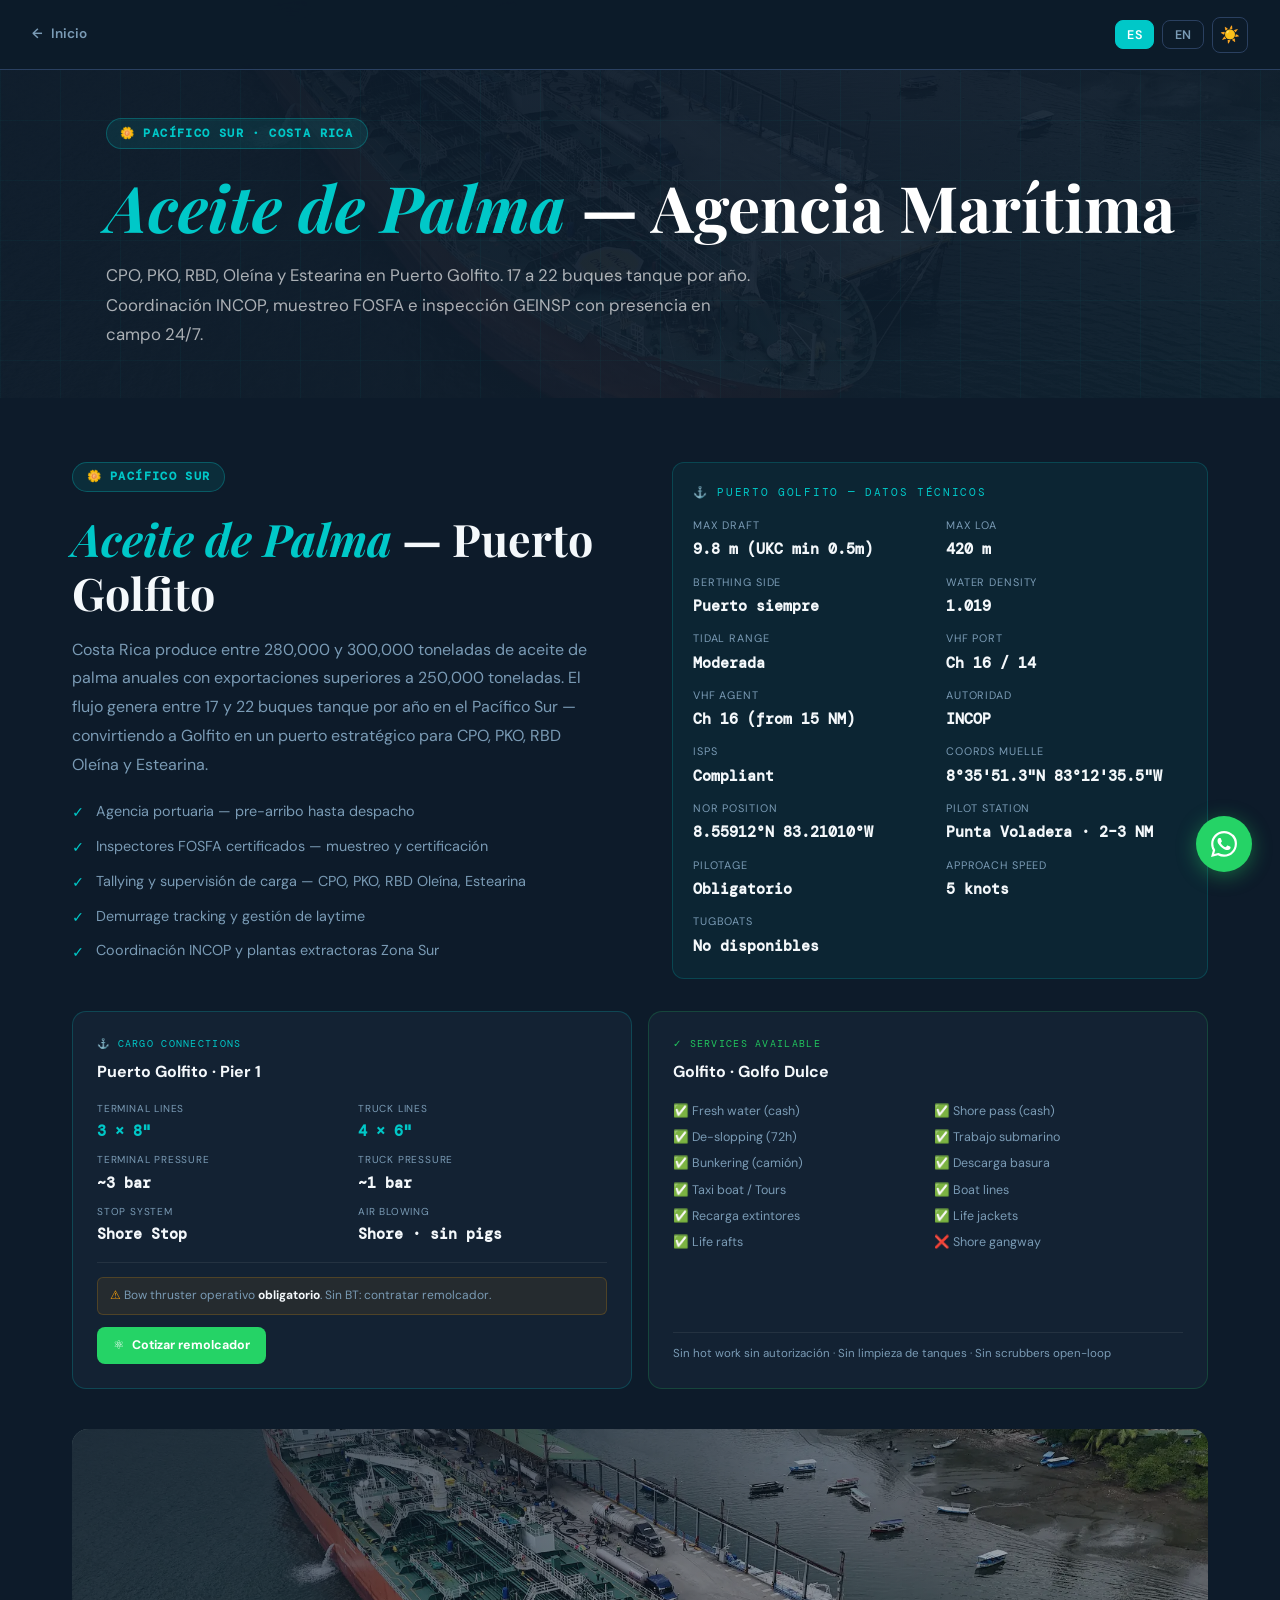
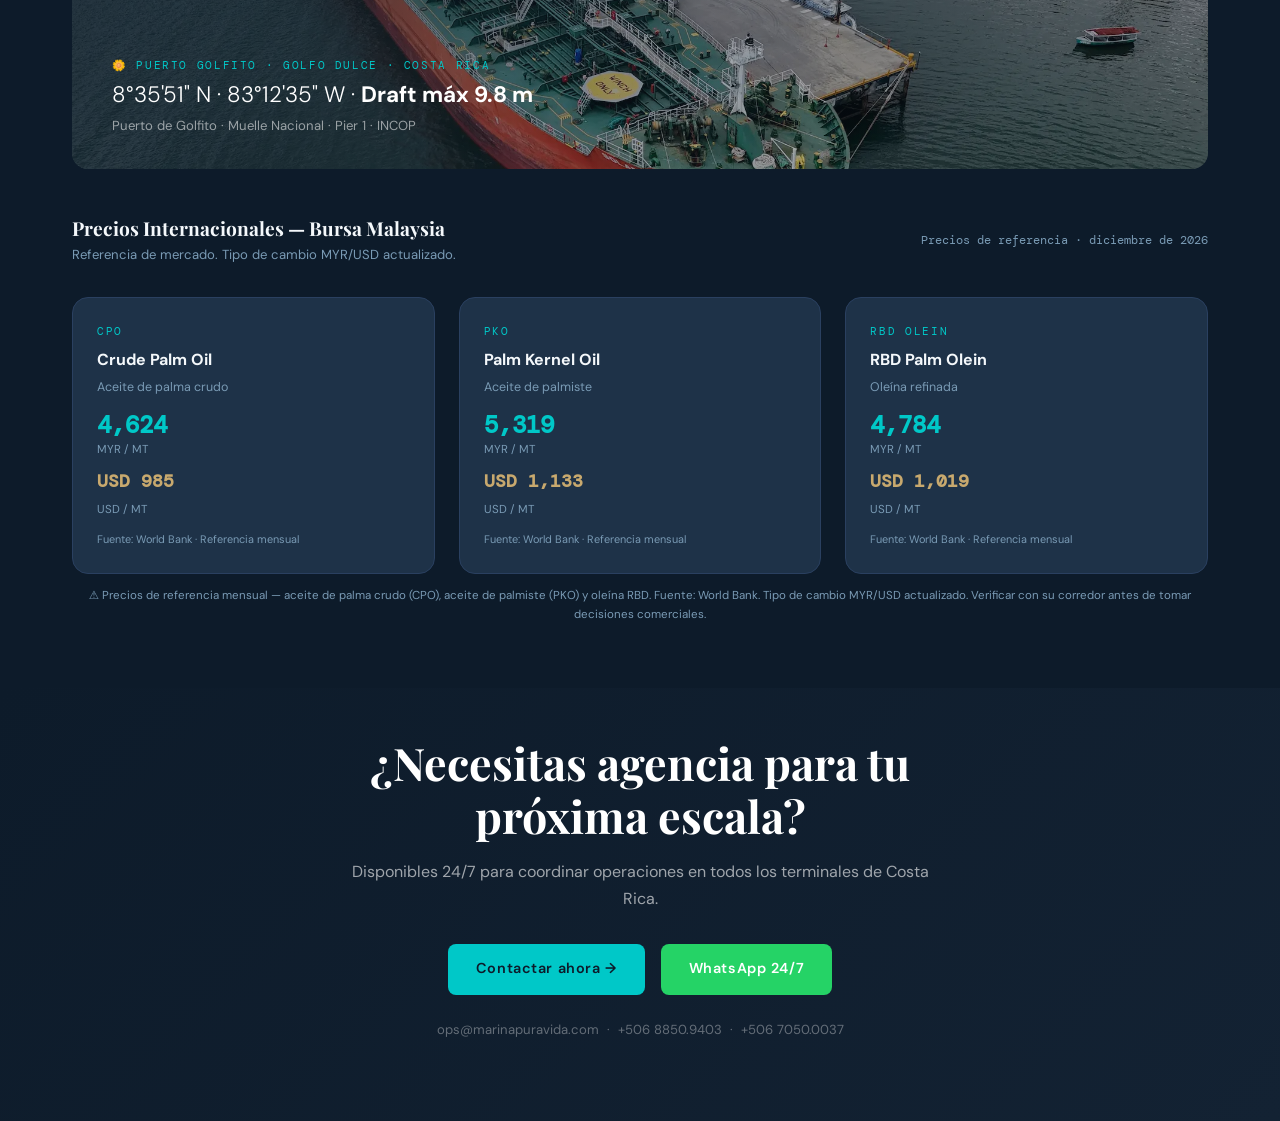
<file: palm.html>
<!DOCTYPE html>
<html lang="es" data-theme="dark" data-lang="es">
<head>
  <meta charset="UTF-8">
  <meta name="viewport" content="width=device-width, initial-scale=1.0">
  <title>Palm Oil Shipping Agent — Golfito & Caldera, Costa Rica | Marina Pura Vida</title>
  <meta name="description" content="Specialized palm oil shipping agent in Costa Rica. CPO, PKO, RBD operations at Port Golfito and Caldera. FOSFA sampling, INCOP coordination, 24/7 on-ground presence. 23+ years experience.">
  <meta name="keywords" content="palm oil shipping agent costa rica,CPO tanker golfito,PKO costa rica,RBD olein shipping,aceite palma golfito agencia,FOSFA costa rica,INCOP golfito,palm oil export costa rica,tanker agent golfito caldera">
  <link rel="canonical" href="https://marinapuravida.com/palm.html">
  <link rel="preconnect" href="https://fonts.googleapis.com">
  <link href="https://fonts.googleapis.com/css2?family=Playfair+Display:ital,wght@0,700;1,400&family=DM+Sans:wght@300;400;500;600&family=DM+Mono:wght@400;500&display=swap" rel="stylesheet">
  <link rel="stylesheet" href="assets/css/style.css">
  <style>
    body{background:var(--bg)}
    .tk-nav{position:fixed;top:0;left:0;right:0;z-index:1000;background:var(--nav-bg);backdrop-filter:blur(12px);border-bottom:1px solid var(--border);height:70px;display:flex;align-items:center;padding:0 2rem;justify-content:space-between}
    .tk-nav a{color:var(--text2);font-size:.85rem;font-weight:600;display:flex;align-items:center;gap:.5rem;transition:color .2s;text-decoration:none}
    .tk-nav a:hover{color:var(--cyan)}
    .tk-hero{padding-top:70px;min-height:380px;position:relative;display:flex;align-items:center;overflow:hidden;background:linear-gradient(135deg,var(--navy) 0%,var(--navy-mid) 60%,#0A2535 100%)}
    .tk-hero-bg{position:absolute;inset:0;z-index:0}
    .tk-hero-bg img{width:100%;height:100%;object-fit:cover;opacity:.2;filter:saturate(.6)}
    .tk-hero-bg::after{content:'';position:absolute;inset:0;background:linear-gradient(135deg,rgba(13,27,42,.85) 0%,rgba(13,27,42,.5) 100%)}
    .tk-grid-bg{position:absolute;inset:0;z-index:1;background-image:linear-gradient(rgba(0,200,200,.04) 1px,transparent 1px),linear-gradient(90deg,rgba(0,200,200,.04) 1px,transparent 1px);background-size:60px 60px}
    .tk-hero-c{position:relative;z-index:2;max-width:1200px;margin:0 auto;padding:3rem 2rem}
    .tk-hero-c h1{color:#fff;margin-bottom:1rem}
    .tk-hero-c h1 em{color:var(--cyan);font-style:italic}
    .tk-hero-c p{color:rgba(255,255,255,.65);font-size:1.05rem;max-width:650px;line-height:1.75}
    .stag{display:inline-flex;align-items:center;gap:.5rem;background:rgba(0,200,200,.1);border:1px solid rgba(0,200,200,.3);color:var(--cyan);padding:.3rem .85rem;border-radius:100px;font-size:.72rem;font-weight:700;letter-spacing:.12em;text-transform:uppercase;font-family:var(--font-mono);margin-bottom:1.25rem}
    .tk-sec{padding:4rem 0}
    .tk-sec-alt{background:var(--bg2)}
    .tk-c{max-width:1200px;margin:0 auto;padding:0 2rem}
    .tk-2col{display:grid;grid-template-columns:1fr 1fr;gap:4rem;align-items:start}
    .price-grid{display:grid;grid-template-columns:repeat(3,1fr);gap:1.5rem;margin-top:2rem}
    .price-card{background:var(--surface);border:1px solid var(--border);border-radius:16px;padding:1.5rem;transition:all .25s}
    .price-card:hover{border-color:rgba(0,200,200,.4);box-shadow:0 8px 32px rgba(0,0,0,.15)}
    .pc-lbl{font-family:var(--font-mono);font-size:.7rem;letter-spacing:.15em;text-transform:uppercase;color:var(--cyan);margin-bottom:.4rem}
    .pc-name{font-weight:700;font-size:1rem;color:var(--text);margin-bottom:.2rem}
    .pc-sub{font-size:.78rem;color:var(--muted);margin-bottom:1rem}
    .pc-main{font-family:var(--font-mono);font-size:1.8rem;font-weight:600;color:var(--cyan);line-height:1}
    .pc-unit{font-size:.72rem;color:var(--muted);margin-top:.2rem}
    .pc-src{font-size:.68rem;color:var(--muted);margin-top:.75rem}
    .pc-link a{color:var(--cyan);font-size:.82rem;text-decoration:none;font-weight:600}
    .pd{background:rgba(0,200,200,.06);border:1px solid rgba(0,200,200,.2);border-radius:12px;padding:1.25rem}
    .pd-title{font-family:var(--font-mono);font-size:.7rem;letter-spacing:.15em;text-transform:uppercase;color:var(--cyan);margin-bottom:1rem}
    .pd-grid{display:grid;grid-template-columns:1fr 1fr;gap:.75rem}
    .pd-grid dt{font-size:.68rem;color:var(--muted);text-transform:uppercase;letter-spacing:.08em}
    .pd-grid dd{font-family:var(--font-mono);font-size:.92rem;font-weight:600;color:var(--text);margin-top:.15rem}
    .svc-list{display:flex;flex-direction:column;gap:.6rem;margin-top:1.25rem}
    .svc-i{display:flex;align-items:flex-start;gap:.75rem;font-size:.9rem;color:var(--text2)}
    .svc-ic{color:var(--cyan);flex-shrink:0;margin-top:.1rem}
    .sw-widget{background:var(--surface);border:1px solid var(--border);border-radius:16px;padding:2rem;margin-top:3rem}
    .sw-header{display:flex;align-items:center;justify-content:space-between;margin-bottom:1.5rem;flex-wrap:wrap;gap:1rem}
    .sw-title{color:var(--text);font-family:var(--font-display);font-size:1.2rem}
    .sw-coords{font-family:var(--font-mono);font-size:.7rem;color:var(--muted)}
    .sw-grid{display:grid;grid-template-columns:repeat(4,1fr);gap:1rem}
    .sw-item{background:rgba(255,255,255,.04);border:1px solid rgba(255,255,255,.08);border-radius:10px;padding:1.25rem;text-align:center}
    .sw-lbl{font-size:.68rem;text-transform:uppercase;letter-spacing:.12em;color:var(--muted);margin-bottom:.5rem;font-family:var(--font-mono)}
    .sw-val{font-family:var(--font-mono);font-size:1.8rem;font-weight:600;color:var(--text);line-height:1}
    .sw-unit{font-size:.72rem;color:var(--muted);margin-top:.2rem}
    .sw-card{font-size:.82rem;color:var(--cyan);margin-top:.25rem;font-weight:600}
    .semaforo{margin-top:1.5rem;padding:1.25rem 1.5rem;border-radius:10px;display:flex;align-items:center;gap:1rem;border:1px solid transparent;transition:all .5s}
    .sf-dot{width:18px;height:18px;border-radius:50%;flex-shrink:0;animation:pulse 2s infinite}
    .sf-green {background:rgba(34,197,94,.12);border-color:rgba(34,197,94,.3)}
    .sf-yellow{background:rgba(245,158,11,.12);border-color:rgba(245,158,11,.3)}
    .sf-red   {background:rgba(239,68,68,.12);border-color:rgba(239,68,68,.3)}
    .dot-green {background:#22C55E}
    .dot-yellow{background:#F59E0B}
    .dot-red   {background:#EF4444}
    .sf-txt{flex:1}
    .sf-status{font-weight:700;font-size:.95rem;color:var(--text)}
    .sf-detail{font-size:.82rem;color:rgba(255,255,255,.55);margin-top:.2rem}
    .sf-disc{margin-top:1rem;font-size:.72rem;color:rgba(255,255,255,.3);padding:.75rem;background:rgba(255,255,255,.03);border-radius:8px;line-height:1.6}
    .cta-bar{background:linear-gradient(135deg,var(--navy) 0%,var(--navy-mid) 100%);padding:3rem 2rem;text-align:center}
    .cta-bar h2{color:#fff;margin-bottom:1rem}
    .cta-bar p{color:rgba(255,255,255,.6);margin-bottom:2rem}
    .btn-row{display:flex;gap:1rem;justify-content:center;flex-wrap:wrap}
    @media(max-width:768px){.tk-2col{grid-template-columns:1fr}.price-grid{grid-template-columns:1fr}.sw-grid{grid-template-columns:1fr 1fr}}
    @media(max-width:480px){.sw-grid{grid-template-columns:1fr}}
  
    /* ── Light mode fixes ── */
    [data-theme="light"] .sw-item{background:rgba(0,0,0,.04);border:1px solid rgba(0,0,0,.1)}
    [data-theme="light"] .sw-val{color:#0D1B2A}
    [data-theme="light"] .sw-lbl{color:#4d6a80}
    [data-theme="light"] .sw-unit{color:#4d6a80}
    [data-theme="light"] .sf-detail{color:rgba(0,0,0,.55)}
    [data-theme="light"] .sf-disc{color:rgba(0,0,0,.45);background:rgba(0,0,0,.04)}
    [data-theme="light"] .sf-status{color:#0D1B2A}
    [data-theme="light"] .sw-title{color:#0D1B2A}
    [data-theme="light"] .sw-coords{color:#4d6a80}
    [data-theme="light"] .sw-widget{background:#fff;border-color:rgba(0,0,0,.1)}
    [data-theme="light"] .sw-card{color:var(--cyan-dark)}
  
    /* ── Cargo + Services vcards light mode ── */
    [data-theme="light"] .cargo-card,
    [data-theme="light"] .services-card {
      background: #fff !important;
      border-color: rgba(0,0,0,.12) !important;
    }
    [data-theme="light"] .cargo-card dt,
    [data-theme="light"] .services-card .svc-lbl { color: #4d6a80 !important; }
    [data-theme="light"] .cargo-card dd { color: #0D1B2A !important; }
    [data-theme="light"] .cargo-card .cargo-title,
    [data-theme="light"] .services-card .svc-title { color: #0D1B2A !important; }
    [data-theme="light"] .cargo-sep { border-top-color: rgba(0,0,0,.1) !important; }
    [data-theme="light"] .cargo-note { color: #92400e !important; background: rgba(245,158,11,.08) !important; border-color: rgba(245,158,11,.3) !important; }
    [data-theme="light"] .svc-items { color: #3a5a78 !important; }
    [data-theme="light"] .svc-footer { color: #4d6a80 !important; border-top-color: rgba(0,0,0,.1) !important; }
  </style>
</head>
<body>

<nav class="tk-nav">
  <a href="index.html">&#8592; <span class="es">Inicio</span><span class="en">Home</span></a>
  <div style="display:flex;gap:.5rem;align-items:center">
    <button class="nav-btn lang-btn lang-active" data-lang="es">ES</button>
    <button class="nav-btn lang-btn" data-lang="en">EN</button>
    <button class="theme-toggle" id="theme-toggle" aria-label="Toggle theme">&#9728;&#65039;</button>
  </div>
</nav>

<section class="tk-hero">
  <div class="tk-hero-bg"><img src="assets/img/tanker-golfito.webp" alt="Palm oil tanker operations Golfito Costa Rica"></div>
  <div class="tk-grid-bg"></div>
  <div class="tk-hero-c">
    <div class="stag">&#127804; <span class="es">Pacífico Sur · Costa Rica</span><span class="en">South Pacific · Costa Rica</span></div>
    <h1><span class="es"><em>Aceite de Palma</em> — Agencia Marítima</span><span class="en"><em>Palm Oil</em> — Maritime Agency</span></h1>
    <p><span class="es">CPO, PKO, RBD, Oleína y Estearina en Puerto Golfito. 17 a 22 buques tanque por año. Coordinación INCOP, muestreo FOSFA e inspección GEINSP con presencia en campo 24/7.</span><span class="en">CPO, PKO, RBD, Olein and Stearin at Port Golfito. 17 to 22 tanker vessels per year. INCOP coordination, FOSFA sampling and GEINSP inspection with 24/7 on-ground presence.</span></p>
  </div>
</section>

<!-- PACIFIC / GOLFITO -->
<section class="tk-sec">
  <div class="tk-c">
    <div class="tk-2col">
      <div>
        <div class="stag">&#127804; <span class="es">Pac&iacute;fico Sur</span><span class="en">South Pacific</span></div>
        <h2><span class="es"><em style="font-style:italic;color:var(--cyan)">Aceite de Palma</em> &mdash; Puerto Golfito</span><span class="en"><em style="font-style:italic;color:var(--cyan)">Palm Oil</em> &mdash; Port Golfito</span></h2>
        <p style="color:var(--text2);margin-top:1rem;line-height:1.8"><span class="es">Costa Rica produce entre 280,000 y 300,000 toneladas de aceite de palma anuales con exportaciones superiores a 250,000 toneladas. El flujo genera entre 17 y 22 buques tanque por a&ntilde;o en el Pac&iacute;fico Sur &mdash; convirtiendo a Golfito en un puerto estrat&eacute;gico para CPO, PKO, RBD Ole&iacute;na y Estearina.</span><span class="en">Costa Rica produces 280,000&ndash;300,000 tons of palm oil annually with exports exceeding 250,000 tons. The flow generates 17 to 22 tanker vessels per year in the South Pacific &mdash; making Golfito a strategic port for CPO, PKO, RBD Olein and Stearin.</span></p>
        <div class="svc-list">
          <div class="svc-i"><span class="svc-ic">&#10003;</span><span><span class="es">Agencia portuaria &mdash; pre-arribo hasta despacho</span><span class="en">Port agency &mdash; pre-arrival to departure</span></span></div>
          <div class="svc-i"><span class="svc-ic">&#10003;</span><span><span class="es">Inspectores FOSFA certificados &mdash; muestreo y certificaci&oacute;n</span><span class="en">FOSFA certified inspectors &mdash; sampling and certification</span></span></div>
          <div class="svc-i"><span class="svc-ic">&#10003;</span><span><span class="es">Tallying y supervisi&oacute;n de carga &mdash; CPO, PKO, RBD Ole&iacute;na, Estearina</span><span class="en">Tallying and cargo supervision &mdash; CPO, PKO, RBD Olein, Stearin</span></span></div>
          <div class="svc-i"><span class="svc-ic">&#10003;</span><span><span class="es">Demurrage tracking y gesti&oacute;n de laytime</span><span class="en">Demurrage tracking and laytime management</span></span></div>
          <div class="svc-i"><span class="svc-ic">&#10003;</span><span><span class="es">Coordinaci&oacute;n INCOP y plantas extractoras Zona Sur</span><span class="en">INCOP and South Zone extraction plant coordination</span></span></div>
        </div>
      </div>
      <div>
        <div class="pd">
          <div class="pd-title">&#9875; Puerto Golfito &mdash; <span class="es">Datos T&eacute;cnicos</span><span class="en">Technical Data</span></div>
          <dl class="pd-grid">
            <div><dt>Max Draft</dt><dd>9.8 m (UKC min 0.5m)</dd></div>
            <div><dt>Max LOA</dt><dd>420 m</dd></div>
            <div><dt>Berthing Side</dt><dd><span class="es">Puerto siempre</span><span class="en">Port Side Always</span></div>
            <div><dt>Water Density</dt><dd>1.019</dd></div>
            <div><dt>Tidal Range</dt><dd><span class="es">Moderada</span><span class="en">Moderate</span></dd></div>
            <div><dt>VHF Port</dt><dd>Ch 16 / 14</dd></div>
            <div><dt>VHF Agent</dt><dd>Ch 16 (from 15 NM)</dd></div>
            <div><dt>Autoridad</dt><dd>INCOP</dd></div>
            <div><dt>ISPS</dt><dd>Compliant</dd></div>
            <div><dt><span class="es">Coords Muelle</span><span class="en">Wharf Coords</span></dt><dd>8°35'51.3"N 83°12'35.5"W</dd></div>
            <div><dt>NOR Position</dt><dd>8.55912°N 83.21010°W</dd></div>
            <div><dt>Pilot Station</dt><dd>Punta Voladera · 2–3 NM</dd></div>
            <div><dt>Pilotage</dt><dd><span class="es">Obligatorio</span><span class="en">Mandatory</span></dd></div>
            <div><dt>Approach Speed</dt><dd>5 knots</dd></div>
            <div><dt>Tugboats</dt><dd><span class="es">No disponibles</span><span class="en">Not available</span></dd></div>
          </dl>

        </div>
      </div>
    </div>

    <!-- CARGO CONNECTIONS + SERVICES — side by side vcards -->
    <div style="display:grid;grid-template-columns:1fr 1fr;gap:1rem;margin-top:2rem">

      <!-- CARGO CONNECTIONS VCARD -->
      <div class="cargo-card" style="background:var(--navy-mid,#132233);border:1px solid rgba(0,200,200,.22);border-radius:14px;padding:1.5rem;display:flex;flex-direction:column;gap:1rem">
        <div>
          <div style="font-family:var(--font-mono);font-size:.62rem;letter-spacing:.13em;text-transform:uppercase;color:var(--cyan);margin-bottom:.4rem">&#9875; Cargo Connections</div>
          <div class="cargo-title" style="font-size:1rem;font-weight:700;color:var(--text)"><span class="es">Puerto Golfito · Pier 1</span><span class="en">Port Golfito · Pier 1</span></div>
        </div>
        <dl style="display:grid;grid-template-columns:1fr 1fr;gap:.5rem .75rem">
          <div><dt style="font-size:.63rem;color:var(--muted);text-transform:uppercase;letter-spacing:.08em">Terminal lines</dt><dd style="font-family:var(--font-mono);font-size:.95rem;font-weight:600;color:var(--cyan);margin-top:.1rem">3 × 8"</dd></div>
          <div><dt style="font-size:.63rem;color:var(--muted);text-transform:uppercase;letter-spacing:.08em">Truck lines</dt><dd style="font-family:var(--font-mono);font-size:.95rem;font-weight:600;color:var(--cyan);margin-top:.1rem">4 × 6"</dd></div>
          <div><dt style="font-size:.63rem;color:var(--muted);text-transform:uppercase;letter-spacing:.08em">Terminal pressure</dt><dd style="font-family:var(--font-mono);font-size:.95rem;font-weight:600;color:var(--text);margin-top:.1rem">~3 bar</dd></div>
          <div><dt style="font-size:.63rem;color:var(--muted);text-transform:uppercase;letter-spacing:.08em">Truck pressure</dt><dd style="font-family:var(--font-mono);font-size:.95rem;font-weight:600;color:var(--text);margin-top:.1rem">~1 bar</dd></div>
          <div><dt style="font-size:.63rem;color:var(--muted);text-transform:uppercase;letter-spacing:.08em">Stop system</dt><dd style="font-family:var(--font-mono);font-size:.92rem;font-weight:600;color:var(--text);margin-top:.1rem">Shore Stop</dd></div>
          <div><dt style="font-size:.63rem;color:var(--muted);text-transform:uppercase;letter-spacing:.08em">Air blowing</dt><dd style="font-family:var(--font-mono);font-size:.92rem;font-weight:600;color:var(--text);margin-top:.1rem"><span class="es">Shore · sin pigs</span><span class="en">Shore · no pigs</span></dd></div>
        </dl>
        <div class="cargo-sep" style="border-top:1px solid rgba(255,255,255,.07);padding-top:.875rem">
          <div class="cargo-note" style="font-size:.75rem;color:var(--text2);margin-bottom:.75rem;padding:.5rem .75rem;border-radius:6px;background:rgba(245,158,11,.08);border:1px solid rgba(245,158,11,.2)">
            <span style="color:#F59E0B;font-weight:700">&#9888;&#65039;</span>
            <span class="es"> Bow thruster operativo <strong style="color:var(--text)">obligatorio</strong>. Sin BT: contratar remolcador.</span>
            <span class="en"> Operative bow thruster <strong style="color:var(--text)">mandatory</strong>. Without BT: tug hire required.</span>
          </div>
          <a href="https://wa.me/50688509403?text=Necesito%20cotizar%20remolcador%20Puerto%20Golfito"
             target="_blank" rel="noopener"
             style="display:inline-flex;align-items:center;gap:.5rem;background:#25D366;color:#fff;font-size:.78rem;font-weight:700;padding:.5rem 1rem;border-radius:8px;text-decoration:none;transition:opacity .2s"
             onmouseover="this.style.opacity='.85'" onmouseout="this.style.opacity='1'">
            &#9883; <span class="es">Cotizar remolcador</span><span class="en">Request tug quote</span>
          </a>
        </div>
      </div>

      <!-- SERVICES AVAILABLE VCARD -->
      <div class="services-card" style="background:var(--navy-mid,#132233);border:1px solid rgba(34,197,94,.22);border-radius:14px;padding:1.5rem;display:flex;flex-direction:column;gap:1rem">
        <div>
          <div style="font-family:var(--font-mono);font-size:.62rem;letter-spacing:.13em;text-transform:uppercase;color:#22C55E;margin-bottom:.4rem">&#10003; Services Available</div>
          <div class="svc-title" style="font-size:1rem;font-weight:700;color:var(--text)"><span class="es">Golfito · Golfo Dulce</span><span class="en">Golfito · Golfo Dulce</span></div>
        </div>
        <div class="svc-items" style="display:grid;grid-template-columns:1fr 1fr;gap:.35rem .75rem;font-size:.78rem;color:var(--text2)">
          <div>&#x2705; Fresh water <span style="color:var(--muted)">(cash)</span></div>
          <div>&#x2705; Shore pass <span style="color:var(--muted)">(cash)</span></div>
          <div>&#x2705; De-slopping <span style="color:var(--muted)">(72h)</span></div>
          <div>&#x2705; <span class="es">Trabajo submarino</span><span class="en">Underwater work</span></div>
          <div>&#x2705; Bunkering <span style="color:var(--muted)">(<span class="es">camión</span><span class="en">truck</span>)</span></div>
          <div>&#x2705; <span class="es">Descarga basura</span><span class="en">Garbage disposal</span></div>
          <div>&#x2705; Taxi boat / Tours</div>
          <div>&#x2705; Boat lines</div>
          <div>&#x2705; <span class="es">Recarga extintores</span><span class="en">Extinguishers</span></div>
          <div>&#x2705; Life jackets</div>
          <div>&#x2705; Life rafts</div>
          <div>&#x274C; Shore gangway</div>
        </div>
        <div class="svc-footer" style="margin-top:auto;font-size:.72rem;color:var(--muted);border-top:1px solid rgba(255,255,255,.07);padding-top:.75rem;line-height:1.6">
          <span class="es">Sin hot work sin autorización · Sin limpieza de tanques · Sin scrubbers open-loop</span>
          <span class="en">No hot work without authorization · No tank cleaning · No open-loop scrubbers</span>
        </div>
      </div>

    </div>

    <!-- PHOTO BACKGROUND BANNER -->
    <div style="position:relative;width:100%;height:340px;border-radius:16px;overflow:hidden;margin-top:2.5rem">
      <img src="assets/img/tanker-golfito.webp" alt="Palm oil tanker Golfito Costa Rica"
           style="width:100%;height:100%;object-fit:cover;object-position:center 40%">
      <div style="position:absolute;inset:0;background:linear-gradient(135deg,rgba(13,27,42,.82) 0%,rgba(13,27,42,.45) 50%,rgba(13,27,42,.2) 100%)"></div>
      <div style="position:absolute;inset:0;display:flex;align-items:flex-end;padding:2rem 2.5rem">
        <div>
          <div style="font-family:var(--font-mono);font-size:.68rem;letter-spacing:.15em;text-transform:uppercase;color:var(--cyan);margin-bottom:.4rem">&#127804; Puerto Golfito · Golfo Dulce · Costa Rica</div>
          <div style="font-size:1.4rem;font-weight:300;color:#fff;line-height:1.2">
            <span class="es">8°35'51" N · 83°12'35" W · <strong>Draft máx 9.8 m</strong></span>
            <span class="en">8°35'51" N · 83°12'35" W · <strong>Max draft 9.8 m</strong></span>
          </div>
          <div style="font-size:.82rem;color:rgba(255,255,255,.55);margin-top:.4rem">
            <span class="es">Puerto de Golfito · Muelle Nacional · Pier 1 · INCOP</span>
            <span class="en">Port of Golfito · National Wharf · Pier 1 · INCOP</span>
          </div>
        </div>
      </div>
    </div>

    <!-- Commodity Prices -->
    <div style="margin-top:3rem">
      <div style="display:flex;align-items:center;justify-content:space-between;flex-wrap:wrap;gap:1rem;margin-bottom:.5rem">
        <div>
          <h3 style="font-size:1.2rem"><span class="es">Precios Internacionales &mdash; Bursa Malaysia</span><span class="en">International Prices &mdash; Bursa Malaysia</span></h3>
          <p style="color:var(--muted);font-size:.82rem;margin-top:.25rem"><span class="es">Referencia de mercado. Tipo de cambio MYR/USD actualizado.</span><span class="en">Market reference. MYR/USD exchange rate updated.</span></p>
        </div>
        <span id="prices-updated" style="font-family:var(--font-mono);font-size:.72rem;color:var(--muted)"></span>
      </div>
      <div class="price-grid">
        <div class="price-card">
          <div class="pc-lbl">CPO</div>
          <div class="pc-name">Crude Palm Oil</div>
          <div class="pc-sub"><span class="es">Aceite de palma crudo</span><span class="en">Crude palm oil</span></div>
          <div class="pc-main" id="cpo-myr" style="font-size:1.5rem;">--</div>
          <div class="pc-unit">MYR / MT</div>
          <div style="margin-top:.5rem;font-family:var(--font-mono);font-size:1.1rem;color:var(--gold);font-weight:600" id="cpo-usd">--</div>
          <div class="pc-unit">USD / MT</div>
          <div class="pc-src"><span class="es">Fuente: World Bank · Referencia mensual</span><span class="en">Source: World Bank · Monthly reference</span></div>
        </div>
        <div class="price-card">
          <div class="pc-lbl">PKO</div>
          <div class="pc-name">Palm Kernel Oil</div>
          <div class="pc-sub"><span class="es">Aceite de palmiste</span><span class="en">Palm kernel oil</span></div>
          <div class="pc-main" id="pko-myr" style="font-size:1.5rem;">--</div>
          <div class="pc-unit">MYR / MT</div>
          <div style="margin-top:.5rem;font-family:var(--font-mono);font-size:1.1rem;color:var(--gold);font-weight:600" id="pko-usd">--</div>
          <div class="pc-unit">USD / MT</div>
          <div class="pc-src"><span class="es">Fuente: World Bank · Referencia mensual</span><span class="en">Source: World Bank · Monthly reference</span></div>
        </div>
        <div class="price-card">
          <div class="pc-lbl">RBD OLEIN</div>
          <div class="pc-name">RBD Palm Olein</div>
          <div class="pc-sub"><span class="es">Ole&iacute;na refinada</span><span class="en">Refined palm olein</span></div>
          <div class="pc-main" id="olein-myr" style="font-size:1.5rem;">--</div>
          <div class="pc-unit">MYR / MT</div>
          <div style="margin-top:.5rem;font-family:var(--font-mono);font-size:1.1rem;color:var(--gold);font-weight:600" id="olein-usd">--</div>
          <div class="pc-unit">USD / MT</div>
          <div class="pc-src"><span class="es">Fuente: World Bank · Referencia mensual</span><span class="en">Source: World Bank · Monthly reference</span></div>
        </div>
      </div>
      <p style="font-size:.72rem;color:var(--muted);margin-top:.75rem;text-align:center">
        <span class="es">&#9888;&#65039; Precios de referencia mensual &mdash; aceite de palma crudo (CPO), aceite de palmiste (PKO) y ole&iacute;na RBD. Fuente: World Bank. Tipo de cambio MYR/USD actualizado. Verificar con su corredor antes de tomar decisiones comerciales.</span>
        <span class="en">&#9888;&#65039; Monthly reference prices &mdash; crude palm oil (CPO), palm kernel oil (PKO) and RBD olein. Source: World Bank. MYR/USD exchange rate updated. Verify with your broker before making commercial decisions.</span>
      </p>
    </div>
  </div>
</section>

<!-- CTA -->
<section class="cta-bar">
  <div style="max-width:600px;margin:0 auto">
    <h2><span class="es">&#191;Necesitas agencia para tu pr&oacute;xima escala?</span><span class="en">Need agency for your next port call?</span></h2>
    <p><span class="es">Disponibles 24/7 para coordinar operaciones en todos los terminales de Costa Rica.</span><span class="en">Available 24/7 to coordinate operations at all Costa Rican terminals.</span></p>
    <div class="btn-row">
      <a href="index.html#contact" class="btn btn-primary"><span class="es">Contactar ahora &rarr;</span><span class="en">Contact us now &rarr;</span></a>
      <a href="https://wa.me/50688509403?text=Hola%20MPV%2C%20necesito%20agencia%20para%20tanquero" target="_blank" rel="noopener" class="btn" style="background:#25D366;color:#fff">WhatsApp 24/7</a>
    </div>
    <p style="margin-top:1.5rem;font-size:.82rem;color:rgba(255,255,255,.35)">ops@marinapuravida.com &nbsp;&middot;&nbsp; +506 8850.9403 &nbsp;&middot;&nbsp; +506 7050.0037</p>
  </div>
</section>

<a id="wa-float" href="https://wa.me/50688509403" target="_blank" rel="noopener" aria-label="WhatsApp">
  <svg viewBox="0 0 24 24" fill="currentColor" width="26" height="26"><path d="M17.472 14.382c-.297-.149-1.758-.867-2.03-.967-.273-.099-.471-.148-.67.15-.197.297-.767.966-.94 1.164-.173.199-.347.223-.644.075-.297-.15-1.255-.463-2.39-1.475-.883-.788-1.48-1.761-1.653-2.059-.173-.297-.018-.458.13-.606.134-.133.298-.347.446-.52.149-.174.198-.298.298-.497.099-.198.05-.371-.025-.52-.075-.149-.669-1.612-.916-2.207-.242-.579-.487-.5-.669-.51-.173-.008-.371-.01-.57-.01-.198 0-.52.074-.792.372-.272.297-1.04 1.016-1.04 2.479 0 1.462 1.065 2.875 1.213 3.074.149.198 2.096 3.2 5.077 4.487.709.306 1.262.489 1.694.625.712.227 1.36.195 1.871.118.571-.085 1.758-.719 2.006-1.413.248-.694.248-1.289.173-1.413-.074-.124-.272-.198-.57-.347m-5.421 7.403h-.004a9.87 9.87 0 01-5.031-1.378l-.361-.214-3.741.982.998-3.648-.235-.374a9.86 9.86 0 01-1.51-5.26c.001-5.45 4.436-9.884 9.888-9.884 2.64 0 5.122 1.03 6.988 2.898a9.825 9.825 0 012.893 6.994c-.003 5.45-4.437 9.884-9.885 9.884m8.413-18.297A11.815 11.815 0 0012.05 0C5.495 0 .16 5.335.157 11.892c0 2.096.547 4.142 1.588 5.945L.057 24l6.305-1.654a11.882 11.882 0 005.683 1.448h.005c6.554 0 11.89-5.335 11.893-11.893A11.821 11.821 0 0020.885 3.488"/></svg>
</a>

<script src="assets/js/main.js"></script>
<script>
var RECOPE_LAT=10.00886,RECOPE_LON=-83.07780;
var DIRS=['N','NNE','NE','ENE','E','ESE','SE','SSE','S','SSW','SW','WSW','W','WNW','NW','NNW'];
function degCard(d){return DIRS[Math.round(((d%360)+360)%360/22.5)%16];}

// Sector IDs mapped to degree ranges
var SECTORS=[
  {id:'s-n',   from:337.5, to:22.5,  risk:'danger'},
  {id:'s-nne', from:22.5,  to:45,    risk:'danger'},
  {id:'s-ne',  from:45,    to:67.5,  risk:'caution'},
  {id:'s-ene', from:67.5,  to:90,    risk:'caution'},
  {id:'s-e',   from:90,    to:112.5, risk:'ok'},
  {id:'s-ese', from:112.5, to:135,   risk:'ok'},
  {id:'s-se',  from:135,   to:157.5, risk:'ok'},
  {id:'s-sse', from:157.5, to:180,   risk:'ok'},
  {id:'s-s',   from:180,   to:202.5, risk:'ok'},
  {id:'s-ssw', from:202.5, to:225,   risk:'ok'},
  {id:'s-sw',  from:225,   to:247.5, risk:'ok'},
  {id:'s-wsw', from:247.5, to:270,   risk:'ok'},
  {id:'s-w',   from:270,   to:292.5, risk:'ok'},
  {id:'s-wnw', from:292.5, to:315,   risk:'caution'},
  {id:'s-nw',  from:315,   to:337.5, risk:'danger'},
  {id:'s-nnw', from:337.5, to:360,   risk:'danger'}
];

function inSector(deg, from, to){
  var d=((deg%360)+360)%360;
  if(from>to) return d>=from||d<to; // wraps around 0
  return d>=from&&d<to;
}

function getActiveSector(deg){
  for(var i=0;i<SECTORS.length;i++){
    if(inSector(deg,SECTORS[i].from,SECTORS[i].to)) return SECTORS[i];
  }
  return null;
}

function highlightSector(deg){
  // Reset all sectors to base opacity
  SECTORS.forEach(function(s){
    var el=document.getElementById(s.id);
    if(!el) return;
    if(s.risk==='danger') el.style.fill='rgba(239,68,68,0.2)';
    else if(s.risk==='caution') el.style.fill='rgba(245,158,11,0.12)';
    else el.style.fill='rgba(34,197,94,0.08)';
  });
  // Highlight active sector
  var active=getActiveSector(deg);
  if(active){
    var el=document.getElementById(active.id);
    if(el){
      if(active.risk==='danger') el.style.fill='rgba(239,68,68,0.55)';
      else if(active.risk==='caution') el.style.fill='rgba(245,158,11,0.45)';
      else el.style.fill='rgba(34,197,94,0.4)';
    }
  }
}

function rotateArrow(id, deg){
  var el=document.getElementById(id);
  if(el) el.setAttribute('transform','rotate('+deg+', 140, 140)');
}

function swellRisk(dir,h){
  var d=((dir%360)+360)%360;
  var danger=(d>=315||d<=45);
  var caution=(d>45&&d<=90)||(d>=270&&d<315);
  if(danger&&h>=1.0) return{lvl:'red',
    es:'Atención — Swell cuadrante N/NW/NE con altura ≥1.0m. Consultar práctico.',
    en:'Attention — Swell from N/NW/NE quadrant ≥1.0m. Consult pilot.'};
  if(danger&&h>=0.5) return{lvl:'yellow',
    es:'Monitorear — Swell del cuadrante norte con altura moderada.',
    en:'Monitor — Swell from northern quadrant with moderate height.'};
  if(caution&&h>=1.2) return{lvl:'yellow',
    es:'Monitorear — Altura de ola elevada.',
    en:'Monitor — Elevated wave height.'};
  return{lvl:'green',
    es:'Condiciones favorables — Swell fuera del cuadrante de atención.',
    en:'Favorable conditions — Swell outside attention quadrant.'};
}

async function loadSwell(){
  try{
    var r1=await fetch('https://marine-api.open-meteo.com/v1/marine?latitude='+RECOPE_LAT+'&longitude='+RECOPE_LON+'&current=wave_height,wave_direction,wave_period&timezone=America/Costa_Rica');
    var r2=await fetch('https://api.open-meteo.com/v1/forecast?latitude='+RECOPE_LAT+'&longitude='+RECOPE_LON+'&current=wind_speed_10m,wind_direction_10m&wind_speed_unit=kn&timezone=America/Costa_Rica');
    var d1=await r1.json(),d2=await r2.json();
    var c=d1.current,w=d2.current;
    var h=c.wave_height,dir=c.wave_direction,per=c.wave_period;
    var ws=w.wind_speed_10m,wd=w.wind_direction_10m;

    // Update data fields
    document.getElementById('sw-height').textContent=h!=null?h.toFixed(1):'--';
    document.getElementById('sw-dir').textContent=dir!=null?Math.round(dir)+'°':'--°';
    document.getElementById('sw-dir-card').textContent=dir!=null?degCard(dir):'--';
    document.getElementById('sw-period').textContent=per!=null?Math.round(per):'--';
    document.getElementById('sw-wind').textContent=ws!=null?Math.round(ws):'--';
    document.getElementById('sw-wind-card').textContent=wd!=null?degCard(wd):'--';

    // Rotate arrows on rose
    if(dir!=null) rotateArrow('arrow-swell-g', dir);
    if(wd!=null)  rotateArrow('arrow-wind-g', wd);

    // Highlight active swell sector
    if(dir!=null) highlightSector(dir);

    // Semaforo
    if(h!=null&&dir!=null){
      var risk=swellRisk(dir,h);
      var lang=document.documentElement.getAttribute('data-lang')||'es';
      var box=document.getElementById('sf-box'),dot=document.getElementById('sf-dot');
      box.className='semaforo sf-'+risk.lvl;
      dot.className='sf-dot dot-'+risk.lvl;
      document.getElementById('sf-status').innerHTML=
        risk.lvl==='green'?'<span class="es">Condiciones favorables</span><span class="en">Favorable conditions</span>':
        risk.lvl==='yellow'?'<span class="es">Monitorear</span><span class="en">Monitor</span>':
        '<span class="es">Atención</span><span class="en">Attention</span>';
      document.getElementById('sf-detail').innerHTML=
        '<span class="es">'+risk.es+'</span><span class="en">'+risk.en+'</span>';
      if(window.applyLang) applyLang(lang);
    }

    var now=new Date().toLocaleTimeString('es-CR',{hour:'2-digit',minute:'2-digit'});
    var u=document.getElementById('swell-updated');
    if(u) u.textContent=(document.documentElement.getAttribute('data-lang')==='es'?'Actualizado: ':'Updated: ')+now;
  }catch(e){console.warn('Swell error',e);}
}

async function getMyrRate(){
  try{
    var r=await fetch('https://api.exchangerate-api.com/v4/latest/MYR');
    var d=await r.json();
    return d.rates&&d.rates.USD?d.rates.USD:0.213;
  }catch(e){return 0.213;}
}

async function loadPrices(){
  var lang=document.documentElement.getAttribute('data-lang')||'es';

  // Precios de referencia — actualizar mensualmente
  var refCPOusd = 985;   // CPO USD/MT (Banco Mundial Q1 2026)

  // Tipo de cambio MYR/USD — intentar obtener en tiempo real
  var myrRate = 0.213;
  var rateOk = false;
  try{
    var rr=await fetch('https://open.er-api.com/v6/latest/MYR');
    var rd=await rr.json();
    if(rd&&rd.rates&&rd.rates.USD){ myrRate=rd.rates.USD; rateOk=true; }
  }catch(e){}

  // Intentar obtener precio real desde Banco Mundial vía proxy
  var proxySuccess=false;
  var proxies=['https://corsproxy.io/?','https://api.allorigins.win/raw?url='];
  var target='https://api.worldbank.org/v2/en/indicator/PPOIL?mrv=3&format=json';
  for(var p of proxies){
    try{
      var r=await fetch(p+encodeURIComponent(target));
      if(!r.ok) continue;
      var d=await r.json();
      if(Array.isArray(d)&&d[1]){
        for(var i=0;i<d[1].length;i++){
          if(d[1][i]&&d[1][i].value!=null){
            refCPOusd=d[1][i].value;
            proxySuccess=true;
            break;
          }
        }
      }
      if(proxySuccess) break;
    }catch(e){}
  }

  // Calcular y mostrar precios
  var sets=[
    {myrId:'cpo-myr',  usdId:'cpo-usd',   mult:1},
    {myrId:'pko-myr',  usdId:'pko-usd',   mult:1.15},
    {myrId:'olein-myr',usdId:'olein-usd', mult:1.035}
  ];
  sets.forEach(function(s){
    var usd=Math.round(refCPOusd*s.mult);
    var myr=Math.round(usd/myrRate);
    var em=document.getElementById(s.myrId);
    var eu=document.getElementById(s.usdId);
    if(em) em.textContent=myr.toLocaleString();
    if(eu) eu.textContent='USD '+usd.toLocaleString();
  });

  var now=new Date();
  var fechaStr=now.toLocaleDateString('es-CR',{year:'numeric',month:'long'});
  var u=document.getElementById('prices-updated');
  if(u){
    if(proxySuccess){
      u.textContent=(lang==='es'?'Fuente: World Bank · ':'Source: World Bank · ')+fechaStr;
    } else {
      u.textContent=(lang==='es'?'Precios de referencia · ':'Reference prices · ')+fechaStr;
    }
  }

  // Brent vía proxy
  var brentData=null;
  for(var pb of proxies){
    try{
      var rb=await fetch(pb+encodeURIComponent('https://api.worldbank.org/v2/en/indicator/POILBRE?mrv=3&format=json'));
      if(!rb.ok) continue;
      var db=await rb.json();
      if(Array.isArray(db)&&db[1]){ brentData=db; break; }
    }catch(e){}
  }
  if(brentData){
    for(var j=0;j<brentData[1].length;j++){
      if(brentData[1][j]&&brentData[1][j].value!=null){
        var bEl=document.getElementById('brent-usd');
        if(bEl) bEl.textContent=brentData[1][j].value.toFixed(2);
        break;
      }
    }
  }
}

document.addEventListener('DOMContentLoaded',function(){
  loadSwell();
  loadPrices();
  setInterval(loadSwell,15*60*1000);
  setInterval(loadPrices,30*60*1000);
});
</script>
</body>
</file>
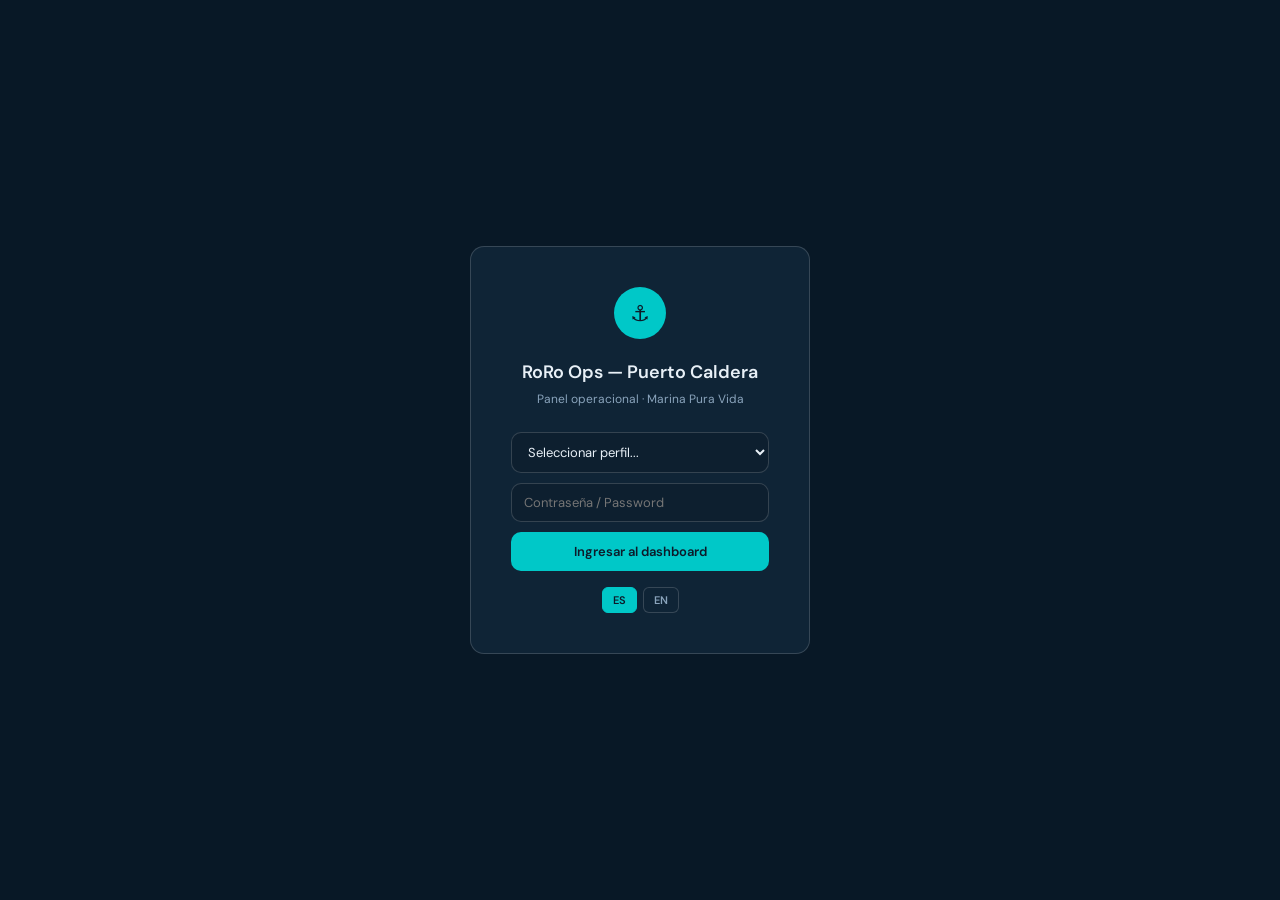
<file: roro-ops.html>
<!DOCTYPE html>
<html lang="es" data-theme="dark" data-lang="es">
<head>
  <meta charset="UTF-8">
  <meta name="viewport" content="width=device-width, initial-scale=1.0">
  <meta name="robots" content="noindex, nofollow">
  <title>RoRo Ops — Puerto Caldera | MPV</title>
  <link rel="preconnect" href="https://fonts.googleapis.com">
  <link href="https://fonts.googleapis.com/css2?family=DM+Sans:wght@300;400;500;600&family=DM+Mono:wght@400;500&display=swap" rel="stylesheet">
  <style>
    :root{
      --bg:#081826;--bg2:#0d1f2f;--surface:#0f2436;--surface2:#142940;
      --border:rgba(255,255,255,0.09);--border2:rgba(255,255,255,0.16);
      --text:#e8f0f7;--text2:#8aa4bc;--muted:#4d6a80;
      --cyan:#00C8C8;--gold:#C8A96E;--navy:#0D1B2A;
      --green:#22C55E;--yellow:#F59E0B;--red:#EF4444;--blue:#3B82F6;
      --g-bg:rgba(34,197,94,.1);--y-bg:rgba(245,158,11,.1);--r-bg:rgba(239,68,68,.1);--b-bg:rgba(59,130,246,.1);
      --g-br:rgba(34,197,94,.3);--y-br:rgba(245,158,11,.3);--r-br:rgba(239,68,68,.3);--b-br:rgba(59,130,246,.3);
      --font:DM Sans,system-ui,sans-serif;--mono:DM Mono,monospace;
      --r:10px;--rl:14px;
    }
    [data-theme="light"]{
      --bg:#f0f4f8;--bg2:#e2eaf2;--surface:#fff;--surface2:#f5f8fb;
      --border:rgba(0,0,0,0.09);--border2:rgba(0,0,0,0.16);
      --text:#0d1b2a;--text2:#3a5a78;--muted:#7a9ab8;
    }
    *{box-sizing:border-box;margin:0;padding:0}
    body{font-family:var(--font);background:var(--bg);color:var(--text);font-size:14px;line-height:1.5;min-height:100vh}
    a{color:var(--cyan);text-decoration:none}

    /* LOGIN */
    .login-wrap{position:fixed;inset:0;background:var(--bg);display:flex;align-items:center;justify-content:center;z-index:100}
    .login-box{background:var(--surface);border:1px solid var(--border2);border-radius:var(--rl);padding:2.5rem;width:340px;text-align:center}
    .login-icon{width:52px;height:52px;border-radius:50%;background:var(--cyan);margin:0 auto 1.25rem;display:flex;align-items:center;justify-content:center;font-size:22px;color:var(--navy)}
    .login-title{font-size:18px;font-weight:600;color:var(--text);margin-bottom:4px}
    .login-sub{font-size:12px;color:var(--text2);margin-bottom:1.5rem}
    .l-select,.l-input{width:100%;background:var(--bg2);border:1px solid var(--border2);border-radius:var(--r);color:var(--text);font-family:var(--font);font-size:13px;padding:10px 12px;margin-bottom:10px;outline:none}
    .l-select:focus,.l-input:focus{border-color:var(--cyan)}
    .l-btn{width:100%;background:var(--cyan);color:var(--navy);border:none;border-radius:var(--r);font-family:var(--font);font-size:13px;font-weight:600;padding:11px;cursor:pointer}
    .l-btn:hover{opacity:.9}
    .l-err{font-size:11px;color:var(--red);margin-bottom:8px;display:none}

    /* NAV */
    .nav{position:sticky;top:0;z-index:50;background:var(--bg2);border-bottom:1px solid var(--border);height:60px;display:flex;align-items:center;justify-content:space-between;padding:0 1.5rem}
    .nav-brand{display:flex;align-items:center;gap:10px}
    .nav-logo{width:32px;height:32px;border-radius:50%;background:var(--cyan);display:flex;align-items:center;justify-content:center;font-size:13px;font-weight:700;color:var(--navy)}
    .nav-name{font-size:14px;font-weight:600;color:var(--text)}
    .nav-sub{font-size:11px;color:var(--text2)}
    .nav-r{display:flex;align-items:center;gap:6px}
    .nbtn{background:var(--surface);border:1px solid var(--border2);border-radius:6px;color:var(--text2);font-family:var(--font);font-size:11px;font-weight:600;padding:5px 10px;cursor:pointer}
    .nbtn.act{background:var(--cyan);color:var(--navy);border-color:var(--cyan)}
    .nbtn:hover:not(.act){border-color:var(--cyan);color:var(--cyan)}
    .ldot{width:7px;height:7px;border-radius:50%;background:var(--green);display:inline-block;margin-right:5px;animation:blink 2s infinite}
    @keyframes blink{0%,100%{opacity:1}50%{opacity:.4}}

    /* LAYOUT */
    .wrap{max-width:1200px;margin:0 auto;padding:1.25rem 1.5rem}
    .slbl{font-family:var(--mono);font-size:10px;letter-spacing:.18em;text-transform:uppercase;color:var(--cyan);margin-bottom:.75rem}
    .g4{display:grid;grid-template-columns:repeat(4,minmax(0,1fr));gap:10px;margin-bottom:1rem}
    .g3{display:grid;grid-template-columns:repeat(3,minmax(0,1fr));gap:10px;margin-bottom:1rem}
    .g2{display:grid;grid-template-columns:1fr 1fr;gap:1rem;margin-bottom:1rem}
    .card{background:var(--surface);border:1px solid var(--border);border-radius:var(--rl);padding:1.125rem 1.25rem;margin-bottom:1rem}
    .ctitle{font-size:14px;font-weight:600;color:var(--text);margin-bottom:2px}
    .csub{font-size:11px;color:var(--text2);margin-bottom:1rem}
    .kcard{background:var(--surface);border:1px solid var(--border);border-radius:var(--rl);padding:1rem}
    .klbl{font-size:11px;color:var(--text2);margin-bottom:4px}
    .kval{font-size:24px;font-weight:600;color:var(--text);line-height:1}
    .ksub{font-size:11px;color:var(--text2);margin-top:3px}
    .cap-track{background:var(--surface2);border-radius:4px;height:8px;overflow:hidden;margin:6px 0}
    .cap-fill{height:100%;border-radius:4px;transition:width .5s}

    /* SLOT WIDGET */
    .slot-box{background:var(--surface);border:1px solid var(--border2);border-radius:var(--rl);padding:1.25rem;margin-bottom:1rem}
    .slot-top{display:flex;align-items:flex-start;justify-content:space-between;margin-bottom:1rem;flex-wrap:wrap;gap:.75rem}
    .slot-badge{display:inline-flex;align-items:center;gap:5px;font-family:var(--mono);font-size:10px;letter-spacing:.12em;text-transform:uppercase;color:var(--cyan);border:1px solid rgba(0,200,200,.3);background:rgba(0,200,200,.08);padding:4px 10px;border-radius:100px}
    .slot-title{font-size:15px;font-weight:600;color:var(--text);margin-top:5px}
    .slot-note{font-size:11px;color:var(--text2);margin-top:3px;max-width:600px}

    /* WINDOW CHAIN */
    .chain{display:grid;grid-template-columns:1fr 24px 1fr 24px 1fr;align-items:center;gap:0;margin:1rem 0}
    .chain-arrow{text-align:center;color:var(--muted);font-size:18px;font-weight:300}
    .win-box{background:var(--surface2);border:1px solid var(--border);border-radius:var(--r);padding:.875rem}
    .win-box.win-feeder{border-color:rgba(59,130,246,.4)}
    .win-box.win-roro{border-color:rgba(0,200,200,.5);background:rgba(0,200,200,.06)}
    .win-box.win-delmont{border-color:rgba(245,158,11,.4)}
    .win-box.win-opportunity{border-color:rgba(34,197,94,.5);background:rgba(34,197,94,.06)}
    .win-lbl{font-family:var(--mono);font-size:9px;letter-spacing:.12em;text-transform:uppercase;margin-bottom:5px}
    .win-feeder .win-lbl{color:var(--blue)}
    .win-roro .win-lbl{color:var(--cyan)}
    .win-delmont .win-lbl{color:var(--gold)}
    .win-opportunity .win-lbl{color:var(--green)}
    .win-vessel{font-size:13px;font-weight:600;color:var(--text);margin-bottom:3px}
    .win-time{font-family:var(--mono);font-size:12px;color:var(--text);margin-bottom:2px}
    .win-time.tentative{color:var(--cyan)}
    .win-base{font-size:10px;color:var(--muted)}
    .win-disp{font-size:10px;font-weight:600;margin-top:4px;padding:2px 7px;border-radius:100px;display:inline-block}
    .disp-ok{background:var(--g-bg);color:var(--green)}
    .disp-late{background:var(--y-bg);color:var(--yellow)}
    .disp-very-late{background:var(--r-bg);color:var(--red)}
    .disp-early{background:var(--b-bg);color:var(--blue)}

    /* ETB HIGHLIGHT */
    .etb-highlight{background:linear-gradient(135deg,rgba(0,200,200,.12) 0%,rgba(0,200,200,.04) 100%);border:1px solid rgba(0,200,200,.35);border-radius:var(--r);padding:1rem 1.25rem;margin-top:1rem}
    .etb-title{font-family:var(--mono);font-size:10px;letter-spacing:.15em;text-transform:uppercase;color:var(--cyan);margin-bottom:.5rem}
    .etb-grid{display:grid;grid-template-columns:repeat(3,1fr);gap:1rem}
    .etb-item label{font-size:10px;color:var(--text2);display:block;margin-bottom:3px}
    .etb-item .etb-val{font-size:14px;font-weight:600;color:var(--text)}
    .etb-item .etb-val.big{font-size:18px;color:var(--cyan)}
    .etb-item .etb-val.gold{color:var(--gold)}
    .wait-bar-wrap{margin-top:.75rem}
    .wait-bar-track{background:var(--surface2);border-radius:4px;height:10px;overflow:hidden;margin:4px 0}
    .wait-bar-fill{height:100%;border-radius:4px;background:var(--yellow)}

    /* SLOT ALERT */
    .slot-alert{border-radius:var(--r);padding:.75rem 1rem;font-size:12px;font-weight:500;margin-top:.75rem;display:flex;align-items:flex-start;gap:.625rem;line-height:1.5}
    .al-g{background:var(--g-bg);border:1px solid var(--g-br);color:var(--green)}
    .al-y{background:var(--y-bg);border:1px solid var(--y-br);color:var(--yellow)}
    .al-r{background:var(--r-bg);border:1px solid var(--r-br);color:var(--red)}
    .al-b{background:var(--b-bg);border:1px solid var(--b-br);color:var(--blue)}
    .al-icon{font-size:14px;flex-shrink:0;margin-top:1px}

    /* OPPORTUNITY BOX */
    .opp-box{background:var(--g-bg);border:1px solid var(--g-br);border-radius:var(--r);padding:.875rem 1rem;margin-top:.75rem;font-size:12px;color:var(--green)}
    .opp-title{font-weight:600;margin-bottom:3px}

    /* PIPELINE */
    .pipe-scroll{display:flex;gap:10px;overflow-x:auto;padding-bottom:6px}
    .vc{min-width:175px;background:var(--surface2);border:1px solid var(--border);border-radius:var(--r);padding:.875rem;flex-shrink:0}
    .vc.v-roro{border-color:var(--cyan);background:rgba(0,200,200,.05)}
    .vc.v-anchored{border-color:var(--yellow);background:rgba(245,158,11,.05)}
    .vc-top{display:flex;align-items:center;justify-content:space-between;margin-bottom:6px}
    .vc-line{font-family:var(--mono);font-size:9px;font-weight:600;padding:2px 7px;border-radius:4px;background:var(--surface);border:1px solid var(--border2);color:var(--text2)}
    .vc-st{font-size:9px;font-weight:600;padding:2px 7px;border-radius:100px}
    .st-a{background:var(--y-bg);color:var(--yellow)}
    .st-c{background:rgba(0,200,200,.1);color:var(--cyan)}
    .vc-name{font-size:12px;font-weight:600;color:var(--text);margin-bottom:4px;line-height:1.3}
    .vc-units{font-size:20px;font-weight:600;line-height:1;margin:4px 0 2px}
    .vc-det{font-size:10px;color:var(--text2);line-height:1.6}

    /* TABLES */
    .tbl{width:100%;border-collapse:collapse;font-size:12px}
    .tbl th{font-size:10px;font-family:var(--mono);text-transform:uppercase;letter-spacing:.07em;color:var(--text2);padding:7px 8px;border-bottom:1px solid var(--border);white-space:nowrap}
    .tbl th.r,.tbl td.r{text-align:right}
    .tbl th.l,.tbl td.l{text-align:left}
    .tbl td{padding:7px 8px;border-bottom:1px solid var(--border);color:var(--text)}
    .tbl tr:last-child td{border-bottom:none}
    .tbl tr:hover td{background:var(--surface2)}
    .htbl{width:100%;border-collapse:collapse;font-size:11px}
    .htbl th{font-size:10px;font-family:var(--mono);text-transform:uppercase;letter-spacing:.07em;color:var(--text2);padding:7px 8px;border-bottom:1px solid var(--border);white-space:nowrap;text-align:left}
    .htbl td{padding:7px 8px;border-bottom:1px solid var(--border);color:var(--text);vertical-align:top}
    .htbl tr:last-child td{border-bottom:none}
    .htbl tr:hover td{background:var(--surface2)}
    .linebadge{font-family:var(--mono);font-size:9px;padding:2px 6px;border-radius:4px;background:var(--surface2);border:1px solid var(--border2);color:var(--text2);white-space:nowrap}
    .disp-chip{font-size:10px;font-weight:600;padding:1px 6px;border-radius:100px}

    /* FORECAST */
    .fc-s{border-radius:var(--r);padding:.875rem}
    .fc-g{background:var(--g-bg);border:1px solid var(--g-br)}
    .fc-b{background:var(--y-bg);border:1px solid var(--y-br)}
    .fc-title{font-size:11px;font-weight:600;margin-bottom:.5rem}
    .fc-g .fc-title{color:var(--green)}
    .fc-b .fc-title{color:var(--yellow)}
    .fc-row{display:flex;justify-content:space-between;font-size:11px;padding:3px 0;border-bottom:1px solid var(--border)}
    .fc-row:last-child{border-bottom:none}
    .fc-k{color:var(--text2)}
    .fc-v{font-weight:600;color:var(--text)}
    .sl-row{display:flex;align-items:center;gap:8px;font-size:11px;color:var(--text2);margin-bottom:6px}
    input[type=range]{flex:1;accent-color:var(--cyan)}
    .risk-chip{display:inline-flex;font-size:11px;font-weight:600;padding:3px 10px;border-radius:100px;margin-top:8px}
    .rk-l{background:var(--g-bg);color:var(--green)}
    .rk-m{background:var(--y-bg);color:var(--yellow)}
    .rk-h{background:var(--r-bg);color:var(--red)}

    /* BERTH CALL OPTIMIZER */
    .bco-hdr{display:flex;justify-content:space-between;align-items:flex-start;flex-wrap:wrap;gap:10px;margin-bottom:12px}
    .bco-toggle{display:flex;gap:2px;background:var(--bg2);padding:3px;border-radius:8px;border:1px solid var(--border)}
    .bco-tbtn{font-size:11px;padding:5px 12px;border:none;background:transparent;color:var(--text2);border-radius:6px;cursor:pointer;font-family:var(--font);font-weight:600}
    .bco-tbtn.active{background:var(--surface);color:var(--cyan)}
    .bco-tbtn:disabled{opacity:.35;cursor:not-allowed}
    .bco-grid{display:grid;grid-template-columns:2fr 1.1fr;gap:14px;margin-bottom:14px}
    .bco-hmap{background:var(--surface2);border-radius:var(--r);padding:12px}
    .bco-hmap-title{font-size:10px;text-transform:uppercase;letter-spacing:.08em;color:var(--text2);font-weight:600;margin-bottom:10px}
    .bco-days{display:grid;grid-template-columns:repeat(7,1fr);gap:6px}
    .bco-day{aspect-ratio:1;border-radius:8px;display:flex;flex-direction:column;align-items:center;justify-content:center;padding:4px;position:relative;min-height:58px}
    .bco-day-lbl{font-size:10px;font-weight:600;line-height:1}
    .bco-day-val{font-size:16px;font-weight:700;line-height:1.1;margin-top:2px;font-family:var(--mono)}
    .bco-day-hint{font-size:9px;margin-top:1px;opacity:.75}
    .bco-day.l-hi{background:#1D9E75;color:#fff;border:2px solid #04342C}
    .bco-day.l-md{background:#378ADD;color:#fff}
    .bco-day.l-lo{background:#85B7EB;color:#042C53}
    .bco-day.l-min{background:#F7C1C1;color:#501313}
    .bco-day.l-no{background:rgba(255,255,255,.05);color:var(--text2);border:1px dashed var(--border2)}
    [data-theme="light"] .bco-day.l-lo{background:#B5D4F4;color:#042C53}
    .bco-legend{display:flex;align-items:center;gap:10px;font-size:10px;color:var(--text2);margin-top:10px;padding-top:10px;border-top:1px solid var(--border);flex-wrap:wrap}
    .bco-lg-chip{display:flex;align-items:center;gap:4px}
    .bco-lg-sw{width:10px;height:10px;border-radius:2px;display:inline-block}
    .bco-side{display:flex;flex-direction:column;gap:10px}
    .bco-card{border-radius:var(--r);padding:10px 12px}
    .bco-card-lbl{font-size:10px;text-transform:uppercase;letter-spacing:.08em;font-weight:600;opacity:.9}
    .bco-card-val{font-size:15px;font-weight:700;margin-top:3px;line-height:1.2}
    .bco-card-sub{font-size:11px;opacity:.75;margin-top:3px}
    .bco-card.bco-win{background:rgba(29,158,117,.12);border-left:3px solid #1D9E75;color:var(--text)}
    .bco-card.bco-win .bco-card-lbl{color:#5DCAA5}
    .bco-card.bco-neutral{background:var(--surface2)}
    .bco-card.bco-alert{background:rgba(245,158,11,.12);border-left:3px solid var(--yellow);color:var(--text)}
    .bco-card.bco-alert .bco-card-lbl{color:var(--yellow)}
    .bco-tbl{width:100%;border-collapse:collapse;font-size:12px}
    .bco-tbl th{text-align:right;padding:5px 8px;font-weight:500;color:var(--text2);font-size:11px;border-bottom:1px solid var(--border)}
    .bco-tbl th:first-child{text-align:left}
    .bco-tbl td{padding:5px 8px;text-align:right;font-family:var(--mono)}
    .bco-tbl td:first-child{text-align:left;font-family:var(--font)}
    .bco-tbl tr.peak td{background:rgba(29,158,117,.08);color:#5DCAA5;font-weight:600}
    .bco-tbl tr.low td{color:#F09595}
    .bco-tbl tr.holiday td{color:var(--yellow)}
    .bco-banner{background:rgba(245,158,11,.1);border:1px solid rgba(245,158,11,.3);border-radius:var(--r);padding:10px 12px;margin-bottom:12px;display:none;align-items:center;gap:10px;font-size:12px;color:var(--yellow)}
    .bco-banner.show{display:flex}
    .bco-banner-icon{font-size:16px}
    .bco-banner-txt strong{color:var(--text);font-weight:600}
    .bco-method{background:var(--surface2);border-radius:var(--r);padding:9px 12px;font-size:11px;color:var(--text2);line-height:1.5;margin-top:10px}
    .bco-method strong{color:var(--text)}

    @media(max-width:900px){
      .chain{grid-template-columns:1fr;gap:.5rem}
      .chain-arrow{display:none}
      .etb-grid{grid-template-columns:1fr 1fr}
      .g4,.g3{grid-template-columns:1fr 1fr}
      .bco-grid{grid-template-columns:1fr}
      .bco-day{min-height:52px}
      .bco-day-val{font-size:14px}
    }
    @media(max-width:560px){
      .g4,.g3,.g2{grid-template-columns:1fr}
      .wrap{padding:1rem}
      .etb-grid{grid-template-columns:1fr}
      .bco-days{gap:4px}
    }
  </style>
</head>
<body>

<!-- LOGIN -->
<div class="login-wrap" id="login-screen">
  <div class="login-box">
    <div class="login-icon">⚓</div>
    <div class="login-title">RoRo Ops — Puerto Caldera</div>
    <div class="login-sub">Panel operacional · Marina Pura Vida</div>
    <select class="l-select" id="user-sel">
      <option value="">Seleccionar perfil...</option>
      <option value="mpv">MPV Internal</option>
      <option value="eukor">EUKOR</option>
      <option value="ww">Wallenius Wilhelmsen</option>
    </select>
    <input type="password" class="l-input" id="pw" placeholder="Contraseña / Password" onkeydown="if(event.key==='Enter')doLogin()">
    <div class="l-err" id="l-err">Contraseña incorrecta</div>
    <button class="l-btn" onclick="doLogin()">Ingresar al dashboard</button>
    <div style="margin-top:1rem;display:flex;justify-content:center;gap:6px">
      <button class="nbtn act" id="ll-es" onclick="setLang('es')">ES</button>
      <button class="nbtn" id="ll-en" onclick="setLang('en')">EN</button>
    </div>
  </div>
</div>

<!-- DASHBOARD -->
<div id="dash" style="display:none">
<nav class="nav">
  <div class="nav-brand">
    <div class="nav-logo">MPV</div>
    <div>
      <div class="nav-name">RoRo Ops — <span id="u-label" style="color:var(--cyan)"></span></div>
      <div class="nav-sub"><span class="ldot"></span><span id="nav-upd"></span></div>
    </div>
  </div>
  <div class="nav-r">
    <button class="nbtn act" id="ln-es" onclick="setLang('es')">ES</button>
    <button class="nbtn" id="ln-en" onclick="setLang('en')">EN</button>
    <button class="nbtn" id="theme-btn" onclick="toggleTheme()">☀️</button>
    <button class="nbtn" onclick="doLogout()" id="btn-exit">Salir</button>
  </div>
</nav>

<div class="wrap">

  <!-- KPIs -->
  <div class="slbl" id="lbl-patio">Estado del patio — hoy</div>
  <div class="g4">
    <div class="kcard">
      <div class="klbl" id="k1l">Vehículos en patio</div>
      <div class="kval" id="k-yard">—</div>
      <div class="ksub" id="k-yard-s">—</div>
    </div>
    <div class="kcard">
      <div class="klbl" id="k2l">Capacidad del patio</div>
      <div class="kval" id="k-cap">—</div>
      <div class="cap-track"><div class="cap-fill" id="k-cap-bar"></div></div>
      <div class="ksub" id="k-cap-s">—</div>
    </div>
    <div class="kcard">
      <div class="klbl" id="k3l">Despachados ayer</div>
      <div class="kval" id="k-disp">—</div>
      <div class="ksub" id="k-disp-s">—</div>
    </div>
    <div class="kcard">
      <div class="klbl" id="k4l">Promedio despacho diario</div>
      <div class="kval" id="k-avg">—</div>
      <div class="ksub" id="k4s">veh/día · últimos 8 días</div>
    </div>
  </div>
  <div class="g3">
    <div class="kcard">
      <div class="klbl" id="k5l">Productividad bruta prom.</div>
      <div class="kval" id="k-gross">—</div>
      <div class="ksub">veh/h gross berth</div>
    </div>
    <div class="kcard">
      <div class="klbl" id="k6l">Productividad neta prom.</div>
      <div class="kval" id="k-net">—</div>
      <div class="ksub">veh/h net discharge</div>
    </div>
    <div class="kcard">
      <div class="klbl" id="k7l">Espera prom. ETA→ETB</div>
      <div class="kval" id="k-wait">—</div>
      <div class="ksub" id="k7s">días en bahía promedio</div>
    </div>
  </div>

  <!-- SLOT CALCULATOR -->
  <div class="slot-box">
    <div class="slot-top">
      <div>
        <div class="slot-badge">⚓ <span id="sb-lbl">Calculadora de Ventana RORO</span></div>
        <div class="slot-title" id="slot-title">Ventana base: Miércoles 15:00 → Jueves 15:00</div>
        <div class="slot-note" id="slot-note"></div>
      </div>
      <div style="text-align:right;font-family:var(--mono);font-size:10px;color:var(--text2)" id="slot-upd"></div>
    </div>

    <!-- WINDOW CHAIN -->
    <div class="chain">
      <div class="win-box win-feeder" id="win-feeder">
        <div class="win-lbl" id="wl-feeder">Feeder actual — Puesto 1</div>
        <div class="win-vessel" id="w-feeder-vessel">—</div>
        <div style="font-size:10px;color:var(--text2);margin-bottom:2px" id="w-feeder-service"></div>
        <div class="win-time" id="w-feeder-etd">—</div>
        <div class="win-base" id="w-feeder-base">—</div>
        <div class="win-disp" id="w-feeder-disp"></div>
      </div>
      <div class="chain-arrow">→</div>
      <div class="win-box win-roro" id="win-roro">
        <div class="win-lbl" id="wl-roro">Slot RORO — Proyectado</div>
        <div class="win-time tentative" id="w-roro-open">—</div>
        <div class="win-time tentative" id="w-roro-close">—</div>
        <div class="win-base" id="w-roro-base">Base: Mié 15:00 → Jue 15:00</div>
        <div class="win-disp" id="w-roro-disp"></div>
      </div>
      <div class="chain-arrow">→</div>
      <div class="win-box win-delmont" id="win-delmont">
        <div class="win-lbl" id="wl-delmont">Del Monte — próxima entrada</div>
        <div class="win-vessel" id="w-dm-vessel">—</div>
        <div style="font-size:10px;color:var(--text2);margin-bottom:2px" id="w-dm-service"></div>
        <div class="win-time" id="w-dm-eta">—</div>
        <div class="win-base" id="w-dm-base">—</div>
        <div class="win-disp" id="w-dm-disp"></div>
      </div>
    </div>

    <!-- OPPORTUNITY DETECTION -->
    <div id="opp-section" style="display:none" class="opp-box">
      <div class="opp-title" id="opp-title">⚡ Oportunidad detectada</div>
      <div id="opp-text"></div>
    </div>

    <!-- ETB HIGHLIGHT -->
    <div class="etb-highlight" id="etb-section">
      <div class="etb-title" id="etb-title">ETB Tentativo — RORO en espera</div>
      <div class="etb-grid">
        <div class="etb-item">
          <label id="etb-vessel-lbl">Buque</label>
          <div class="etb-val" id="etb-vessel">—</div>
        </div>
        <div class="etb-item">
          <label id="etb-etb-lbl">ETB tentativo</label>
          <div class="etb-val big" id="etb-etb">—</div>
        </div>
        <div class="etb-item">
          <label id="etb-etd-lbl">ETD tentativo</label>
          <div class="etb-val gold" id="etb-etd">—</div>
        </div>
        <div class="etb-item">
          <label id="etb-wait-lbl">Tiempo en bahía</label>
          <div class="etb-val" id="etb-wait">—</div>
        </div>
        <div class="etb-item">
          <label id="etb-op-lbl">Horas de operación est.</label>
          <div class="etb-val" id="etb-ophours">—</div>
        </div>
        <div class="etb-item">
          <label id="etb-fit-lbl">Uso del slot</label>
          <div class="etb-val" id="etb-fit">—</div>
          <div class="cap-track" style="margin-top:4px"><div class="cap-fill" id="etb-fit-bar"></div></div>
        </div>
      </div>
    </div>

    <!-- MAIN ALERT -->
    <div class="slot-alert" id="slot-alert" style="margin-top:.75rem"></div>

    <!-- DISPLACEMENT HISTORY NOTE -->
    <div id="disp-note" style="display:none;margin-top:.75rem;font-size:11px;color:var(--text2);padding:.625rem .875rem;background:var(--surface2);border-radius:var(--r);border-left:3px solid var(--yellow)"></div>
  </div>

  <!-- PIPELINE -->
  <div class="card">
    <div class="ctitle" id="pipe-title">Pipeline de buques — Puesto 1</div>
    <div class="csub" id="pipe-sub">Fondeados y confirmados · Puerto Caldera</div>
    <div class="pipe-scroll" id="pipeline"></div>
  </div>

  <!-- FORECAST + DAILY -->
  <div class="g2">
    <div class="card" style="margin-bottom:0">
      <div class="ctitle" id="fc-title">Pronóstico de capacidad</div>
      <div class="csub" id="fc-sub">—</div>
      <div class="sl-row">
        <span id="sl-g-lbl">Escenario bueno</span>
        <input type="range" min="50" max="300" value="140" id="sl-g" step="5" oninput="updateForecast()">
        <span id="sl-g-v" style="min-width:30px;font-weight:600;color:var(--text);font-family:var(--mono)">140</span>
      </div>
      <div class="sl-row">
        <span id="sl-b-lbl">Escenario malo</span>
        <input type="range" min="20" max="200" value="70" id="sl-b" step="5" oninput="updateForecast()">
        <span id="sl-b-v" style="min-width:30px;font-weight:600;color:var(--text);font-family:var(--mono)">70</span>
      </div>
      <div style="display:grid;grid-template-columns:1fr 1fr;gap:8px;margin-top:10px">
        <div class="fc-s fc-g">
          <div class="fc-title" id="fcg-t">Escenario favorable</div>
          <div class="fc-row"><span class="fc-k" id="fcg-1k">Patio @ ETB</span><span class="fc-v" id="fc-pg">—</span></div>
          <div class="fc-row"><span class="fc-k" id="fcg-2k">Tras descarga</span><span class="fc-v" id="fc-ag">—</span></div>
          <div class="fc-row"><span class="fc-k" id="fcg-3k">Espacio libre</span><span class="fc-v" id="fc-sg">—</span></div>
        </div>
        <div class="fc-s fc-b">
          <div class="fc-title" id="fcb-t">Escenario conservador</div>
          <div class="fc-row"><span class="fc-k" id="fcb-1k">Patio @ ETB</span><span class="fc-v" id="fc-pb">—</span></div>
          <div class="fc-row"><span class="fc-k" id="fcb-2k">Tras descarga</span><span class="fc-v" id="fc-ab">—</span></div>
          <div class="fc-row"><span class="fc-k" id="fcb-3k">Espacio libre</span><span class="fc-v" id="fc-sb">—</span></div>
        </div>
      </div>
      <div><span class="risk-chip" id="risk-chip"></span></div>
    </div>

    <div class="card" style="margin-bottom:0;overflow-x:auto">
      <div class="ctitle" id="mv-title">Movimiento diario</div>
      <div class="csub" id="mv-sub">Patio y despacho · últimos 8 días</div>
      <table class="tbl">
        <thead>
          <tr>
            <th class="l" id="th-fecha">Fecha</th>
            <th class="r" id="th-yn">Nuevos patio</th>
            <th class="r" id="th-yu">Usados patio</th>
            <th class="r" id="th-dn">Desp. nuevos</th>
            <th class="r" id="th-du">Desp. usados</th>
          </tr>
        </thead>
        <tbody id="daily-tbody"></tbody>
      </table>
    </div>
  </div>

  <!-- BERTH CALL OPTIMIZER -->
  <div class="card" style="margin-bottom:1rem">
    <div class="bco-hdr">
      <div>
        <div class="ctitle" id="bco-title">Berth Call Optimizer — Patrón semanal de despacho</div>
        <div class="csub" id="bco-sub">Para planificación de recalada RORO · días óptimos y ventanas a evitar</div>
      </div>
      <div class="bco-toggle" role="tablist" aria-label="Período de análisis">
        <button class="bco-tbtn active" data-period="14" onclick="setBcoPeriod(14)">14d</button>
        <button class="bco-tbtn" data-period="30" onclick="setBcoPeriod(30)">30d</button>
        <button class="bco-tbtn" data-period="60" onclick="setBcoPeriod(60)">60d</button>
        <button class="bco-tbtn" data-period="90" onclick="setBcoPeriod(90)">90d</button>
      </div>
    </div>

    <div class="bco-banner" id="bco-banner">
      <span class="bco-banner-icon">⚠</span>
      <div class="bco-banner-txt" id="bco-banner-txt"></div>
    </div>

    <div class="bco-grid">
      <div class="bco-hmap">
        <div class="bco-hmap-title" id="bco-hmap-title">Heatmap semanal — promedio veh/día</div>
        <div class="bco-days" id="bco-days"></div>
        <div class="bco-legend">
          <div class="bco-lg-chip"><span class="bco-lg-sw" style="background:#F7C1C1"></span><span id="lg-lo">Bajo</span></div>
          <div class="bco-lg-chip"><span class="bco-lg-sw" style="background:#85B7EB"></span><span id="lg-md">Medio</span></div>
          <div class="bco-lg-chip"><span class="bco-lg-sw" style="background:#378ADD"></span><span id="lg-hi">Alto</span></div>
          <div class="bco-lg-chip"><span class="bco-lg-sw" style="background:#1D9E75"></span><span id="lg-pk">Pico</span></div>
          <div class="bco-lg-chip"><span class="bco-lg-sw" style="background:transparent;border:1px dashed var(--border2)"></span><span id="lg-no">Sin data</span></div>
          <div class="bco-lg-chip" style="color:var(--yellow)"><span id="lg-hol">🎌 Feriado CR</span></div>
        </div>
      </div>

      <div class="bco-side">
        <div class="bco-card bco-win">
          <div class="bco-card-lbl" id="bco-win-lbl">Ventana óptima</div>
          <div class="bco-card-val" id="bco-win-val">—</div>
          <div class="bco-card-sub" id="bco-win-sub">—</div>
        </div>
        <div class="bco-card bco-neutral">
          <div class="bco-card-lbl" id="bco-ratio-lbl">Yard clearance ratio</div>
          <div class="bco-card-val" id="bco-ratio-val">—</div>
          <div class="bco-card-sub" id="bco-ratio-sub">—</div>
        </div>
        <div class="bco-card bco-alert">
          <div class="bco-card-lbl" id="bco-alert-lbl">Evitar</div>
          <div class="bco-card-val" id="bco-alert-val">—</div>
          <div class="bco-card-sub" id="bco-alert-sub">—</div>
        </div>
      </div>
    </div>

    <div style="overflow-x:auto">
      <table class="bco-tbl" id="bco-tbl">
        <thead>
          <tr>
            <th id="bco-th-day">Día</th>
            <th id="bco-th-avg">Promedio</th>
            <th id="bco-th-min">Mínimo</th>
            <th id="bco-th-max">Máximo</th>
            <th id="bco-th-n">N días</th>
            <th id="bco-th-cont">Contribución</th>
          </tr>
        </thead>
        <tbody id="bco-tbody"></tbody>
      </table>
    </div>

    <div class="bco-method" id="bco-method">
      <strong>Método:</strong> Promedio de despacho agrupado por día de la semana. N = días muestreados. Días en feriado CR se excluyen del cálculo (se muestran aparte). Más días → mayor confiabilidad.
    </div>
  </div>

  <!-- CARRIER SUMMARY -->
  <div class="card" style="margin-bottom:1rem">
    <div class="ctitle" id="carrier-title">Distribución por naviera — 2026</div>
    <div class="csub" id="carrier-sub">Buques completados · unidades descargadas · productividad promedio</div>
    <div id="carrier-grid" style="display:grid;grid-template-columns:repeat(auto-fill,minmax(320px,1fr));gap:12px"></div>
  </div>

  <!-- HISTORICAL -->
  <div class="card">
    <div class="ctitle" id="hist-title">Buques RORO completados — Histórico 2026</div>
    <div class="csub" id="hist-sub">Productividad · tiempos de espera · desplazamiento de ventana</div>
    <div style="overflow-x:auto">
      <table class="htbl">
        <thead>
          <tr>
            <th style="min-width:150px"><span class="es">Buque</span><span class="en" style="display:none">Vessel</span></th>
            <th style="min-width:60px"><span class="es">Naviera</span><span class="en" style="display:none">Line</span></th>
            <th style="min-width:65px;text-align:right"><span class="es">Nuevos</span><span class="en" style="display:none">New</span></th>
            <th style="min-width:65px;text-align:right"><span class="es">Usados</span><span class="en" style="display:none">Used</span></th>
            <th style="min-width:80px;text-align:right"><span class="es">Espera</span><span class="en" style="display:none">Wait</span></th>
            <th style="min-width:110px">ETB</th>
            <th style="min-width:110px">ETD</th>
            <th style="min-width:80px;text-align:right"><span class="es">Prod. bruta</span><span class="en" style="display:none">Gross prod.</span></th>
            <th style="min-width:80px;text-align:right"><span class="es">Prod. neta</span><span class="en" style="display:none">Net prod.</span></th>
            <th style="min-width:80px;text-align:center"><span class="es">Desplaz. slot</span><span class="en" style="display:none">Slot shift</span></th>
            <th style="min-width:120px"><span class="es">Observación</span><span class="en" style="display:none">Note</span></th>
          </tr>
        </thead>
        <tbody id="hist-tbody"></tbody>
      </table>
    </div>
  </div>

  <!-- SPC LINK -->
  <div class="card" style="display:flex;align-items:center;justify-content:space-between;flex-wrap:wrap;gap:1rem">
    <div>
      <div class="ctitle" id="spc-title">Situación Portuaria Oficial — SPC Caldera</div>
      <div style="font-size:11px;color:var(--text2);margin-top:2px" id="spc-sub">Fuente directa: web.spcaldera.com · Actualizado 06:00 y 16:00 hrs</div>
    </div>
    <div style="display:flex;gap:8px;align-items:center">
      <a href="https://web.spcaldera.com/FS/DOC/SituacionPortuaria.pdf" target="_blank"
         style="font-size:12px;font-weight:600;color:var(--cyan);background:rgba(0,200,200,.1);border:1px solid rgba(0,200,200,.3);padding:7px 14px;border-radius:var(--r)" id="spc-link">
        Ver PDF SPC →
      </a>
    </div>
  </div>

</div><!-- wrap -->
</div><!-- dash -->

<script>
var LANG='es',USER='',Y={},S={};
var PW={mpv:'mpvops',eukor:'eukor2026',ww:'ww2026'};
var UL={mpv:'MPV Internal',eukor:'EUKOR',ww:'Wallenius Wilhelmsen'};

// ── HELPERS ────────────────────────────────────────────────────
function fmtDT(d,lang){
  if(!d)return '—';
  return d.toLocaleDateString(lang==='es'?'es-CR':'en-US',{weekday:'short',day:'numeric',month:'short'})+
    ' · '+d.toLocaleTimeString(lang==='es'?'es-CR':'en-US',{hour:'2-digit',minute:'2-digit'});
}
function fmtD(d,lang){
  if(!d)return '—';
  return d.toLocaleDateString(lang==='es'?'es-CR':'en-US',{day:'numeric',month:'short',hour:'2-digit',minute:'2-digit'});
}
function hDiff(a,b){return (b-a)/3600000;}
function dDiff(a,b){return (b-a)/86400000;}
function hToStr(h,lang){
  var d=Math.floor(h/24),hr=Math.round(h%24);
  if(lang==='es')return (d>0?d+' d ':'')+hr+'h';
  return (d>0?d+'d ':'')+hr+'h';
}

// ── AUTH ───────────────────────────────────────────────────────
function doLogin(){
  var u=document.getElementById('user-sel').value;
  var p=document.getElementById('pw').value;
  var err=document.getElementById('l-err');
  if(!u){err.style.display='block';err.textContent=LANG==='es'?'Selecciona un perfil':'Select a profile';return;}
  if(p!==PW[u]){err.style.display='block';err.textContent=LANG==='es'?'Contraseña incorrecta':'Incorrect password';return;}
  USER=u; err.style.display='none';
  document.getElementById('login-screen').style.display='none';
  document.getElementById('dash').style.display='block';
  document.getElementById('u-label').textContent=UL[u];
  loadData();
}
function doLogout(){
  document.getElementById('login-screen').style.display='flex';
  document.getElementById('dash').style.display='none';
  USER=''; document.getElementById('pw').value='';
}

// ── LANG / THEME ──────────────────────────────────────────────
function setLang(l){
  LANG=l;
  document.documentElement.setAttribute('data-lang',l);
  ['ll-es','ll-en','ln-es','ln-en'].forEach(function(id){
    var el=document.getElementById(id);
    if(el)el.className=id.endsWith(l)?'nbtn act':'nbtn';
  });
  document.getElementById('btn-exit').textContent=l==='es'?'Salir':'Exit';
  if(Object.keys(Y).length)renderAll();
  else applyStaticLang(l);
}
function applyStaticLang(l){
  var T={
    'k1l':{es:'Vehículos en patio',en:'Vehicles in yard'},
    'k2l':{es:'Capacidad del patio',en:'Yard capacity'},
    'k3l':{es:'Despachados ayer',en:'Dispatched yesterday'},
    'k4l':{es:'Promedio despacho diario',en:'Avg daily dispatch'},
    'k4s':{es:'veh/día · últimos 8 días',en:'veh/day · last 8 days'},
    'k5l':{es:'Productividad bruta prom.',en:'Avg gross productivity'},
    'k6l':{es:'Productividad neta prom.',en:'Avg net productivity'},
    'k7l':{es:'Espera prom. ETA→ETB',en:'Avg waiting ETA→ETB'},
    'k7s':{es:'días en bahía promedio',en:'avg days anchored'},
    'lbl-patio':{es:'Estado del patio — hoy',en:'Yard status — today'},
    'sb-lbl':{es:'Calculadora de Ventana RORO',en:'RORO Window Calculator'},
    'slot-title':{es:'Ventana base: Miércoles 15:00 → Jueves 15:00',en:'Base slot: Wednesday 15:00 → Thursday 15:00'},
    'wl-feeder':{es:'Feeder actual — Puesto 1',en:'Current feeder — Berth 1'},
    'wl-roro':{es:'Slot RORO — Proyectado',en:'RORO Slot — Projected'},
    'wl-delmont':{es:'Del Monte — próxima entrada',en:'Del Monte — next arrival'},
    'etb-title':{es:'ETB Tentativo — RORO en espera',en:'Tentative ETB — RORO waiting'},
    'etb-vessel-lbl':{es:'Buque en espera',en:'Vessel waiting'},
    'etb-etb-lbl':{es:'ETB tentativo',en:'Tentative ETB'},
    'etb-etd-lbl':{es:'ETD tentativo',en:'Tentative ETD'},
    'etb-wait-lbl':{es:'Tiempo en bahía',en:'Time anchored'},
    'etb-op-lbl':{es:'Horas de operación est.',en:'Est. operation hours'},
    'etb-fit-lbl':{es:'Uso del slot',en:'Slot usage'},
    'pipe-title':{es:'Pipeline de buques — Puesto 1',en:'Vessel pipeline — Berth 1'},
    'pipe-sub':{es:'Fondeados y confirmados · Puerto Caldera',en:'Anchored and confirmed · Puerto Caldera'},
    'fc-title':{es:'Pronóstico de capacidad',en:'Capacity forecast'},
    'sl-g-lbl':{es:'Escenario bueno (veh/día)',en:'Good scenario (veh/day)'},
    'sl-b-lbl':{es:'Escenario malo (veh/día)',en:'Bad scenario (veh/day)'},
    'fcg-t':{es:'Escenario favorable',en:'Good scenario'},
    'fcb-t':{es:'Escenario conservador',en:'Bad scenario'},
    'fcg-1k':{es:'Patio @ ETB',en:'Yard @ ETB'},
    'fcg-2k':{es:'Tras descarga',en:'After discharge'},
    'fcg-3k':{es:'Espacio libre',en:'Free space'},
    'fcb-1k':{es:'Patio @ ETB',en:'Yard @ ETB'},
    'fcb-2k':{es:'Tras descarga',en:'After discharge'},
    'fcb-3k':{es:'Espacio libre',en:'Free space'},
    'mv-title':{es:'Movimiento diario',en:'Daily movement'},
    'mv-sub':{es:'Patio y despacho · últimos 8 días',en:'Yard and dispatch · last 8 days'},
    'th-fecha':{es:'Fecha',en:'Date'},
    'th-yn':{es:'Nuevos patio',en:'New in yard'},
    'th-yu':{es:'Usados patio',en:'Used in yard'},
    'th-dn':{es:'Desp. nuevos',en:'New disp.'},
    'th-du':{es:'Desp. usados',en:'Used disp.'},
    'bco-title':{es:'Berth Call Optimizer — Patrón semanal de despacho',en:'Berth Call Optimizer — Weekly dispatch pattern'},
    'bco-sub':{es:'Para planificación de recalada RORO · días óptimos y ventanas a evitar',en:'For RORO port call planning · optimal days and windows to avoid'},
    'bco-hmap-title':{es:'Heatmap semanal — promedio veh/día',en:'Weekly heatmap — avg veh/day'},
    'lg-lo':{es:'Bajo',en:'Low'},
    'lg-md':{es:'Medio',en:'Medium'},
    'lg-hi':{es:'Alto',en:'High'},
    'lg-pk':{es:'Pico',en:'Peak'},
    'lg-no':{es:'Sin data',en:'No data'},
    'lg-hol':{es:'🎌 Feriado CR',en:'🎌 CR Holiday'},
    'bco-win-lbl':{es:'Ventana óptima',en:'Optimal window'},
    'bco-ratio-lbl':{es:'Yard clearance ratio',en:'Yard clearance ratio'},
    'bco-alert-lbl':{es:'Evitar',en:'Avoid'},
    'bco-th-day':{es:'Día',en:'Day'},
    'bco-th-avg':{es:'Promedio',en:'Average'},
    'bco-th-min':{es:'Mínimo',en:'Min'},
    'bco-th-max':{es:'Máximo',en:'Max'},
    'bco-th-n':{es:'N días',en:'N days'},
    'bco-th-cont':{es:'Contribución',en:'Contribution'},
    'bco-method':{es:'<strong>Método:</strong> Promedio de despacho agrupado por día de la semana. N = días muestreados. Días en feriado CR se excluyen del cálculo (se muestran aparte). Más días → mayor confiabilidad.',en:'<strong>Method:</strong> Dispatch average grouped by weekday. N = days sampled. CR holidays excluded from calculation (shown separately). More days → higher confidence.'},
    'hist-title':{es:'Buques RORO completados — Histórico 2026',en:'Completed RORO vessels — 2026 history'},
    'hist-sub':{es:'Productividad · tiempos de espera · desplazamiento de ventana',en:'Productivity · waiting times · window displacement'},
    'hth-vessel':{es:'Buque',en:'Vessel'},
    'hth-line':{es:'Naviera',en:'Line'},
    'hth-new':{es:'Nuevos',en:'New units'},
    'hth-used':{es:'Usados',en:'Used units'},
    'hth-wait':{es:'Espera ETA→ETB',en:'Wait ETA→ETB'},
    'hth-etb':{es:'ETB',en:'ETB'},
    'hth-etd':{es:'ETD',en:'ETD'},
    'hth-gross':{es:'Prod. bruta',en:'Gross prod.'},
    'hth-net':{es:'Prod. neta',en:'Net prod.'},
    'hth-disp':{es:'Desplaz. slot',en:'Slot shift'},
    'hth-note':{es:'Observación',en:'Note'},
    'spc-title':{es:'Situación Portuaria Oficial — SPC Caldera',en:'Official Port Situation — SPC Caldera'},
    'spc-sub':{es:'Fuente directa: web.spcaldera.com · Actualizado 06:00 y 16:00 hrs',en:'Direct source: web.spcaldera.com · Updated 06:00 and 16:00 hrs'},
    'spc-link':{es:'Ver PDF SPC →',en:'View SPC PDF →'},
    'carrier-title':{es:'Distribución por naviera — 2026',en:'Carrier distribution — 2026'},
    'carrier-sub':{es:'Buques completados · unidades descargadas · productividad promedio',en:'Completed vessels · discharged units · avg productivity'},
    'w-roro-base':{es:'Base: Mié 15:00 → Jue 15:00',en:'Base: Wed 15:00 → Thu 15:00'},

  };
  Object.keys(T).forEach(function(id){
    var el=document.getElementById(id);
    if(el&&T[id][l]){
      // Si la traducción contiene HTML (ej. <strong>), usar innerHTML
      if(T[id][l].indexOf('<')>=0)el.innerHTML=T[id][l];
      else el.textContent=T[id][l];
    }
  });
}

function toggleTheme(){
  var t=document.documentElement.getAttribute('data-theme')==='dark'?'light':'dark';
  document.documentElement.setAttribute('data-theme',t);
  document.getElementById('theme-btn').textContent=t==='dark'?'☀️':'🌙';
}

// ── DATA ───────────────────────────────────────────────────────
async function loadData(){
  try{
    var res=await Promise.all([
      fetch('assets/data/roro-yard.json?v='+Date.now()).then(r=>r.json()),
      fetch('assets/data/roro-schedule.json?v='+Date.now()).then(r=>r.json())
    ]);
    Y=res[0]; S=res[1];
    renderAll();
  }catch(e){console.warn('Load error:',e);}
}

function renderAll(){
  applyStaticLang(LANG);
  renderNav();
  renderKPIs();
  renderSlot();
  renderPipeline();
  updateForecast();
  renderDaily();
  renderBCO();
  renderHist();
  renderCarriers();
}

// ── NAV ────────────────────────────────────────────────────────
function renderNav(){
  document.getElementById('nav-upd').textContent=(LANG==='es'?'Patio actualizado: ':'Yard updated: ')+Y.updated+' '+Y.updated_time;
}

// ── KPIs ───────────────────────────────────────────────────────
function renderKPIs(){
  var total=(Y.yard_new||0)+(Y.yard_used||0);
  var cap=Y.capacity||2500;
  var pct=Math.round(total/cap*100);
  var disp=(Y.dispatched_new||0)+(Y.dispatched_used||0);
  document.getElementById('k-yard').textContent=total.toLocaleString();
  document.getElementById('k-yard-s').textContent=(LANG==='es'?'Nuevos: ':'New: ')+(Y.yard_new||0).toLocaleString()+' · '+(LANG==='es'?'Usados: ':'Used: ')+(Y.yard_used||0).toLocaleString();
  document.getElementById('k-cap').textContent=pct+'%';
  var bar=document.getElementById('k-cap-bar');
  bar.style.width=pct+'%';
  bar.style.background=pct>=90?'var(--red)':pct>=70?'var(--yellow)':'var(--green)';
  document.getElementById('k-cap-s').textContent=total.toLocaleString()+' / '+cap.toLocaleString();
  document.getElementById('k-disp').textContent=disp.toLocaleString();
  document.getElementById('k-disp-s').textContent=(LANG==='es'?'Nuevos: ':'New: ')+(Y.dispatched_new||0)+' · '+(LANG==='es'?'Usados: ':'Used: ')+(Y.dispatched_used||0);
  if(Y.history&&Y.history.length){
    var td=Y.history.reduce(function(s,r){return s+r.disp_new+r.disp_used;},0);
    document.getElementById('k-avg').textContent=Math.round(td/Y.history.length).toLocaleString();
  }
  var comp=S.completed||[];
  if(comp.length){
    var tw=comp.reduce(function(s,v){return s+dDiff(new Date(v.eta),new Date(v.etb));},0);
    document.getElementById('k-wait').textContent=(tw/comp.length).toFixed(1)+' d';
    var wNet=comp.filter(function(v){return v.discharge_start&&v.discharge_end;});
    var wGross=comp.filter(function(v){return v.etb&&v.etd;});
    if(wGross.length){
      var ag=Math.round(wGross.reduce(function(s,v){
        var h=hDiff(new Date(v.etb),new Date(v.etd));
        return h>0?s+(v.units_new+v.units_used)/h:s;
      },0)/wGross.length);
      document.getElementById('k-gross').textContent=ag;
    }
    if(wNet.length){
      var an=Math.round(wNet.reduce(function(s,v){
        var h=hDiff(new Date(v.discharge_start),new Date(v.discharge_end));
        return h>0?s+(v.units_new+v.units_used)/h:s;
      },0)/wNet.length);
      document.getElementById('k-net').textContent=an;
    }
  }
}

// ── SLOT CALCULATOR ────────────────────────────────────────────
function renderSlot(){
  var ww=S.week_windows;
  var cfg=S.slot_config;
  if(!ww||!cfg)return;

  var now=new Date();
  var rate=cfg.avg_rate_veh_h||90;
  var bufF=cfg.buffer_after_feeder_hours||1;
  var bufD=cfg.buffer_before_delmont_hours||1;

  // ── FEEDER
  var feederETD=new Date(ww.feeder.etd_estimated);
  var feederBase=new Date(ww.feeder.base_window_end);
  var feederDispH=Math.round(hDiff(feederBase,feederETD));
  var feederAbsent=ww.feeder.absent===true;

  var feederLabel=feederAbsent?(LANG==='es'?'Sin buque feeder esta semana':'No feeder this week'):ww.feeder.vessel+(ww.feeder.vessel_voyage?' V.'+ww.feeder.vessel_voyage:'');
  if(ww.berth1_sequence&&ww.berth1_sequence.length>1){
    feederLabel=ww.berth1_sequence.map(function(b){return b.vessel;}).join(' → ');
  }
  document.getElementById('w-feeder-vessel').textContent=feederLabel;
  var fwServ=document.getElementById('w-feeder-service');
  if(fwServ) fwServ.textContent=ww.feeder.note||ww.feeder.window_service||'';
  document.getElementById('w-feeder-etd').textContent=feederAbsent?
    (LANG==='es'?'Ventana libre':'Window free'):
    'ETD: '+fmtD(feederETD,LANG);
  document.getElementById('w-feeder-base').textContent=(LANG==='es'?'Base: ':'Base: ')+fmtD(feederBase,LANG);

  var fd=document.getElementById('w-feeder-disp');
  if(feederAbsent){
    fd.textContent=LANG==='es'?'⚡ Ausente — oportunidad':'⚡ Absent — opportunity';
    fd.className='win-disp disp-early';
  } else if(Math.abs(feederDispH)<=2){
    fd.textContent=LANG==='es'?'✓ En tiempo':'✓ On time';
    fd.className='win-disp disp-ok';
  } else if(feederDispH>0){
    fd.textContent=(feederDispH>0?'+':'')+feederDispH+'h '+(LANG==='es'?'demora':'delayed');
    fd.className='win-disp '+(feederDispH>12?'disp-very-late':'disp-late');
  } else {
    fd.textContent=feederDispH+'h '+(LANG==='es'?'anticipado':'early');
    fd.className='win-disp disp-early';
  }

  // ── SLOT RORO
  var slotOpen, slotClose, slotDispH;
  if(feederAbsent){
    // Feeder absent: slot can open earlier — use base feeder window start
    slotOpen=new Date(feederBase.getTime()-7*24*3600000); // beginning of feeder window
    slotOpen=new Date(now.getTime()+3600000); // or just now+1h if feeder absent
  } else {
    slotOpen=new Date(feederETD.getTime()+bufF*3600000);
  }

  // ── DEL MONTE
  var dmETB=ww.del_monte.eta_estimated?new Date(ww.del_monte.eta_estimated):null;
  var dmBase=new Date(ww.del_monte.base_window_start);
  var dmAbsent=ww.del_monte.absent===true;

  if(dmETB&&!dmAbsent){
    slotClose=new Date(dmETB.getTime()-bufD*3600000);
  } else {
    slotClose=new Date(slotOpen.getTime()+cfg.duration_hours*3600000);
  }

  var actualSlotH=Math.max(0,hDiff(slotOpen,slotClose));
  var baseSlotOpen=new Date(feederBase);
  slotDispH=Math.round(hDiff(baseSlotOpen,slotOpen));

  document.getElementById('w-roro-open').textContent=(LANG==='es'?'Abre: ':'Opens: ')+fmtDT(slotOpen,LANG);
  document.getElementById('w-roro-close').textContent=(LANG==='es'?'Cierra: ':'Closes: ')+fmtDT(slotClose,LANG);

  var rd=document.getElementById('w-roro-disp');
  if(Math.abs(slotDispH)<=2){
    rd.textContent=LANG==='es'?'✓ Ventana en tiempo':'✓ On-time window';
    rd.className='win-disp disp-ok';
  } else if(slotDispH>0){
    rd.textContent='+'+slotDispH+'h '+(LANG==='es'?'desplazado':'displaced');
    rd.className='win-disp '+(slotDispH>24?'disp-very-late':'disp-late');
  } else {
    rd.textContent=slotDispH+'h '+(LANG==='es'?'adelantado':'early');
    rd.className='win-disp disp-early';
  }

  // ── DEL MONTE display
  document.getElementById('w-dm-vessel').textContent=dmAbsent?
    (LANG==='es'?'Sin Del Monte confirmado':'No Del Monte confirmed'):
    ww.del_monte.vessel+(ww.del_monte.vessel_voyage?' V.'+ww.del_monte.vessel_voyage:'');
  var dmwServ=document.getElementById('w-dm-service');
  if(dmwServ) dmwServ.textContent=ww.del_monte.window_service||'';
  document.getElementById('w-dm-eta').textContent=dmETB?
    'ETA: '+fmtD(dmETB,LANG):
    (LANG==='es'?'Por confirmar':'TBC');
  document.getElementById('w-dm-base').textContent=(LANG==='es'?'Base: ':'Base: ')+fmtD(dmBase,LANG);
  var dmd=document.getElementById('w-dm-disp');
  if(dmETB&&!dmAbsent){
    var dmDispH=Math.round(hDiff(dmBase,dmETB));
    if(Math.abs(dmDispH)<=2){dmd.textContent=LANG==='es'?'✓ En tiempo':'✓ On time';dmd.className='win-disp disp-ok';}
    else if(dmDispH>0){dmd.textContent='+'+dmDispH+'h';dmd.className='win-disp '+(dmDispH>12?'disp-very-late':'disp-late');}
    else{dmd.textContent=dmDispH+'h';dmd.className='win-disp disp-early';}
  }

  // ── OPPORTUNITY DETECTION
  var oppSection=document.getElementById('opp-section');
  if(feederAbsent){
    oppSection.style.display='block';
    document.getElementById('opp-title').textContent=LANG==='es'?'⚡ Oportunidad detectada — Feeder ausente esta semana':'⚡ Opportunity detected — No feeder this week';
    document.getElementById('opp-text').textContent=LANG==='es'?
      'La ventana de feeder (martes/miércoles) está libre. El RORO puede ingresar anticipadamente. Coordinar con SPC.':
      'The feeder window (Tuesday/Wednesday) is free. RORO can berth earlier. Coordinate with SPC.';
  } else {
    oppSection.style.display='none';
  }

  // ── ETB / ETD TENTATIVO
  var waiting=S.roro_waiting||[];
  var alertEl=document.getElementById('slot-alert');
  var dispNote=document.getElementById('disp-note');

  if(waiting.length>0){
    var roro=waiting[0];
    var units=(roro.units_new||0)+(roro.units_used||0);
    var opH=units/rate;
    var etaD=new Date(roro.eta);
    var waitH=hDiff(etaD,now);
    var etbTentative=new Date(slotOpen);
    var etdTentative=new Date(etbTentative.getTime()+opH*3600000);
    var pctSlot=Math.min(150,Math.round(opH/actualSlotH*100));

    document.getElementById('etb-vessel').textContent=roro.vessel+' ('+roro.line+')';
    document.getElementById('etb-etb').textContent=fmtDT(etbTentative,LANG);
    document.getElementById('etb-etd').textContent=fmtDT(etdTentative,LANG);
    document.getElementById('etb-wait').textContent=hToStr(Math.max(0,waitH),LANG)+' '+(LANG==='es'?'en bahía':'anchored');
    document.getElementById('etb-ophours').textContent=Math.round(opH)+'h ('+units.toLocaleString()+' veh / '+rate+' veh·h)';
    document.getElementById('etb-fit').textContent=Math.round(opH)+'h / '+Math.round(actualSlotH)+'h '+(LANG==='es'?'disponibles':'available');
    var fitBar=document.getElementById('etb-fit-bar');
    fitBar.style.width=Math.min(100,pctSlot)+'%';
    fitBar.style.background=pctSlot<=85?'var(--green)':pctSlot<=100?'var(--yellow)':'var(--red)';

    // Main alert
    if(pctSlot<=85){
      alertEl.className='slot-alert al-g';
      alertEl.innerHTML='<span class="al-icon">✓</span><span>'+roro.vessel+(LANG==='es'?' cabe en el slot (':' fits in the slot (')+Math.round(opH)+'h '+(LANG==='es'?'de':'of')+' '+Math.round(actualSlotH)+'h). ETB tentativo: <strong>'+fmtDT(etbTentative,LANG)+'</strong></span>';
    } else if(pctSlot<=100){
      alertEl.className='slot-alert al-y';
      alertEl.innerHTML='<span class="al-icon">⚠</span><span>'+roro.vessel+(LANG==='es'?' usa ':' uses ')+pctSlot+'% '+(LANG==='es'?'del slot. Ajustado, sin margen para segundo buque. ETB tentativo: ':'of slot. Tight, no room for a second vessel. Tentative ETB: ')+'<strong>'+fmtDT(etbTentative,LANG)+'</strong></span>';
    } else {
      alertEl.className='slot-alert al-r';
      alertEl.innerHTML='<span class="al-icon">✗</span><span>'+roro.vessel+(LANG==='es'?' necesita ':' needs ')+Math.round(opH)+'h — '+(LANG==='es'?'excede el slot de ':' exceeds ')+Math.round(actualSlotH)+'h. '+(LANG==='es'?'Coordinar con SPC.':'Coordinate with SPC.')+'</span>';
    }

    // Displacement note
    if(Math.abs(slotDispH)>2){
      dispNote.style.display='block';
      var dir=slotDispH>0?(LANG==='es'?'DEMORADO':'DELAYED'):(LANG==='es'?'ADELANTADO':'EARLY');
      var hrs=Math.abs(slotDispH);
      dispNote.innerHTML=(LANG==='es'?
        '⚠ Ventana RORO <strong>'+dir+' '+hrs+'h</strong> respecto a la base. '+
        'Base: '+fmtDT(baseSlotOpen,LANG)+' → Real: '+fmtDT(slotOpen,LANG)+
        (ww.feeder.absent?'':'. Causa: feeder '+ww.feeder.vessel+' desplazado por condiciones operacionales.'):
        '⚠ RORO window <strong>'+dir+' '+hrs+'h</strong> from base. '+
        'Base: '+fmtDT(baseSlotOpen,LANG)+' → Actual: '+fmtDT(slotOpen,LANG)+
        (ww.feeder.absent?'':'. Reason: feeder '+ww.feeder.vessel+' displaced due to operational conditions.'));
    } else {
      dispNote.style.display='none';
    }
  } else {
    document.getElementById('etb-vessel').textContent=LANG==='es'?'Sin RORO en espera':'No RORO waiting';
    document.getElementById('etb-etb').textContent='—';
    document.getElementById('etb-etd').textContent='—';
    document.getElementById('etb-wait').textContent='—';
    document.getElementById('etb-ophours').textContent='—';
    document.getElementById('etb-fit').textContent='—';
    alertEl.className='slot-alert al-g';
    alertEl.innerHTML='<span class="al-icon">✓</span><span>'+(LANG==='es'?
      'Slot disponible · Apertura tentativa: '+fmtDT(slotOpen,LANG)+' · Cierre tentativo: '+fmtDT(slotClose,LANG):
      'Slot available · Tentative opening: '+fmtDT(slotOpen,LANG)+' · Tentative close: '+fmtDT(slotClose,LANG))+'</span>';
    dispNote.style.display='none';
  }

  document.getElementById('slot-note').textContent=LANG==='es'?S.slot_config.note_es:S.slot_config.note_en;
  document.getElementById('slot-upd').textContent=(LANG==='es'?'Calculado: ':'Calculated: ')+S.week_windows.updated.substring(0,10)+' · '+(LANG==='es'?S.week_windows.week_ref_es:S.week_windows.week_ref_en);
}

// ── PIPELINE ──────────────────────────────────────────────────
function renderPipeline(){
  var planned=S.planned||[];
  var c=document.getElementById('pipeline');
  c.innerHTML='';
  planned.forEach(function(v){
    var units=(v.units_new||0)+(v.units_used||0)||v.moves||0;
    var isRoro=v.type==='roro';
    var cls='vc'+(isRoro?' v-roro':'')+(v.status==='anchored'?' v-anchored':'');
    var stLbl=v.status==='anchored'?(LANG==='es'?'En bahía':'Anchored'):(LANG==='es'?'Confirmado':'Confirmed');
    var stCls=v.status==='anchored'?'vc-st st-a':'vc-st st-c';
    var etaStr=v.eta?fmtD(new Date(v.eta),LANG):'—';
    var etbStr=v.etb?fmtD(new Date(v.etb),LANG):(LANG==='es'?'Tentativo →':'Tentative →');
    var highlight=USER==='eukor'&&v.line==='EUKOR'||USER==='ww'&&(v.line==='WW'||v.line==='Wallenius');
    var div=document.createElement('div');
    div.className=cls+(highlight?' v-roro':'');
    div.innerHTML=
      '<div class="vc-top"><span class="vc-line">'+v.line+'</span><span class="'+stCls+'">'+stLbl+'</span></div>'+
      '<div class="vc-name">'+v.vessel+'</div>'+
      '<div class="vc-units" style="color:'+(isRoro?'var(--cyan)':'var(--gold)')+'">'+units.toLocaleString()+'</div>'+
      (isRoro&&v.units_new!=null?'<div class="vc-det">'+(LANG==='es'?'Nuevos: ':'New: ')+(v.units_new||0).toLocaleString()+(v.units_used?' · '+(LANG==='es'?'Usados: ':'Used: ')+(v.units_used||0):'')+'</div>':'')+
      '<div class="vc-det">ETA: '+etaStr+'</div>'+
      '<div class="vc-det">ETB: '+etbStr+'</div>'+
      (v.op_hours?'<div class="vc-det">'+(LANG==='es'?'Op est.: ':'Est. op: ')+v.op_hours+'h</div>':'');
    c.appendChild(div);
  });
}

// ── FORECAST ─────────────────────────────────────────────────
function updateForecast(){
  var good=parseInt(document.getElementById('sl-g').value)||140;
  var bad=parseInt(document.getElementById('sl-b').value)||70;
  document.getElementById('sl-g-v').textContent=good;
  document.getElementById('sl-b-v').textContent=bad;
  var planned=S.planned||[];
  var nextRoro=planned.find(function(v){return v.type==='roro';});
  if(!nextRoro){document.getElementById('fc-sub').textContent=LANG==='es'?'Sin RORO confirmado próximo':'No next RORO confirmed';return;}
  var ww=S.week_windows;
  var feederETD=ww?new Date(ww.feeder.etd_estimated):null;
  var etbDate=feederETD?new Date(feederETD.getTime()+(S.slot_config.buffer_after_feeder_hours||1)*3600000):null;
  var daysUntil=etbDate?Math.max(0,Math.ceil((etbDate-new Date())/86400000)):7;
  var current=(Y.yard_new||0)+(Y.yard_used||0);
  var incoming=(nextRoro.units_new||0)+(nextRoro.units_used||0);
  var cap=Y.capacity||2500;
  document.getElementById('fc-sub').textContent=(LANG==='es'?'Próximo: ':'Next: ')+nextRoro.vessel+' · '+(etbDate?fmtD(etbDate,LANG):'TBD')+' · '+daysUntil+(LANG==='es'?' días':' days');
  var pg=Math.max(0,current-good*daysUntil),pb=Math.max(0,current-bad*daysUntil);
  var ag=pg+incoming,ab=pb+incoming;
  var sg=cap-ag,sb=cap-ab;
  document.getElementById('fc-pg').textContent=pg.toLocaleString();
  document.getElementById('fc-ag').textContent=ag.toLocaleString();
  document.getElementById('fc-sg').textContent=(sg>0?'+':'')+sg.toLocaleString();
  document.getElementById('fc-pb').textContent=pb.toLocaleString();
  document.getElementById('fc-ab').textContent=ab.toLocaleString();
  document.getElementById('fc-sb').textContent=(sb>0?'+':'')+sb.toLocaleString();
  var risk=sb<0?'HIGH':sg<0?'MEDIUM':'LOW';
  var chip=document.getElementById('risk-chip');
  chip.textContent='Pipeline risk: '+risk;
  chip.className='risk-chip '+(risk==='HIGH'?'rk-h':risk==='MEDIUM'?'rk-m':'rk-l');
}

// ── CARRIER SUMMARY ──────────────────────────────────────────
function renderCarriers(){
  var comp=S.completed||[];
  var waiting=S.roro_waiting||[];
  var all=comp.concat(waiting.map(function(v){return Object.assign({},v,{_waiting:true});}));
  if(!all.length)return;

  // Build carrier map including waiting vessels
  var map={};
  all.forEach(function(v){
    var l=v.line;
    if(!map[l])map[l]={line:l,ships:0,units_new:0,units_used:0,wait_sum:0,wait_n:0,vessels:[]};
    map[l].units_new+=v.units_new||0;
    map[l].units_used+=v.units_used||0;
    if(v.eta&&(v.etb||v.etb_tentative)){
      var etb=v.etb||v.etb_tentative;
      map[l].wait_sum+=(new Date(etb)-new Date(v.eta))/86400000;
      map[l].wait_n++;
    }
    map[l].ships++;
    map[l].vessels.push(v);
  });

  var carriers=Object.values(map).sort(function(a,b){return (b.units_new+b.units_used)-(a.units_new+a.units_used);});
  var COLORS={EUKOR:'var(--cyan)',NYK:'var(--gold)',KLINE:'var(--blue)',default:'var(--text2)'};

  var grid=document.getElementById('carrier-grid');
  if(!grid)return;
  grid.innerHTML='';

  // Grand total bar
  var gn=carriers.reduce(function(s,c){return s+c.units_new;},0);
  var gu=carriers.reduce(function(s,c){return s+c.units_used;},0);
  var gs=carriers.reduce(function(s,c){return s+c.ships;},0);
  var tot=document.createElement('div');
  tot.style.cssText='grid-column:1/-1;background:var(--surface);border:1px solid var(--border2);border-radius:var(--r);padding:.875rem 1.25rem;display:flex;align-items:center;justify-content:space-between;flex-wrap:wrap;gap:1rem;margin-bottom:.25rem';
  tot.innerHTML=
    '<span style="font-family:var(--mono);font-size:10px;letter-spacing:.12em;text-transform:uppercase;color:var(--cyan)">'+(LANG==='es'?'Total acumulado 2026':'2026 accumulated total')+'</span>'+
    '<div style="display:flex;gap:2rem;flex-wrap:wrap">'+
      '<div><div style="font-size:9px;color:var(--muted);text-transform:uppercase;letter-spacing:.08em;margin-bottom:2px">'+(LANG==='es'?'Buques':'Vessels')+'</div><div style="font-size:20px;font-weight:600;color:var(--text)">'+gs+'</div></div>'+
      '<div><div style="font-size:9px;color:var(--muted);text-transform:uppercase;letter-spacing:.08em;margin-bottom:2px">'+(LANG==='es'?'Nuevos':'New')+'</div><div style="font-size:20px;font-weight:600;color:var(--cyan)">'+gn.toLocaleString()+'</div></div>'+
      '<div><div style="font-size:9px;color:var(--muted);text-transform:uppercase;letter-spacing:.08em;margin-bottom:2px">'+(LANG==='es'?'Usados':'Used')+'</div><div style="font-size:20px;font-weight:600;color:var(--gold)">'+gu.toLocaleString()+'</div></div>'+
      '<div><div style="font-size:9px;color:var(--muted);text-transform:uppercase;letter-spacing:.08em;margin-bottom:2px">Total</div><div style="font-size:20px;font-weight:600;color:var(--text)">'+(gn+gu).toLocaleString()+'</div></div>'+
    '</div>';
  grid.appendChild(tot);

  carriers.forEach(function(c){
    var total=c.units_new+c.units_used;
    var avgWait=c.wait_n>0?(c.wait_sum/c.wait_n).toFixed(1):null;
    var color=COLORS[c.line]||COLORS.default;
    var highlight=USER==='eukor'&&c.line==='EUKOR'||USER==='ww'&&(c.line==='WW'||c.line==='Wallenius');

    // Vessel rows
    var vesselHTML=c.vessels.map(function(v){
      var isWaiting=v._waiting||v.status==='anchored';
      var etb=v.etb||v.etb_tentative;
      var etd=v.etd||v.etd_tentative;
      var waitH=v.eta&&etb?(new Date(etb)-new Date(v.eta))/3600000:null;
      var waitD=waitH?Math.round(waitH/24*10)/10:null;
      var waitChipColor=waitD&&waitD>2?'background:rgba(239,68,68,.1);color:var(--red);border-color:rgba(239,68,68,.3)':'background:var(--surface2);color:var(--text2);border-color:var(--border)';
      var fmtDT=function(iso){
        if(!iso)return '—';
        var d=new Date(iso);
        return d.toLocaleDateString(LANG==='es'?'es-CR':'en-US',{day:'numeric',month:'short'})+' '+d.toLocaleTimeString(LANG==='es'?'es-CR':'en-US',{hour:'2-digit',minute:'2-digit'});
      };
      var tentLabel=isWaiting?(LANG==='es'?' tent.':' tent.'):'';
      return '<div style="padding:.625rem 1rem;border-bottom:1px solid var(--border)">'+
        '<div style="display:flex;align-items:center;justify-content:space-between;margin-bottom:6px">'+
          '<div>'+
            '<span style="font-size:13px;font-weight:600;color:var(--text)">'+v.vessel+'</span>'+
            '<span style="font-size:10px;color:var(--muted);margin-left:5px">'+( v.vessel_voyage||v.voyage||'')+'</span>'+
          '</div>'+
          (isWaiting?'<span style="font-size:10px;font-weight:600;padding:2px 8px;border-radius:100px;background:rgba(239,68,68,.12);color:var(--red);border:1px solid rgba(239,68,68,.3)">'+(LANG==='es'?'En bahía':'Anchored')+'</span>':'<span style="font-size:10px;font-weight:600;padding:2px 8px;border-radius:100px;background:var(--g-bg);color:var(--green);border:1px solid var(--g-br)">'+(LANG==='es'?'Completado':'Completed')+'</span>')+
        '</div>'+
        '<div style="display:grid;grid-template-columns:1fr 1fr 1fr;gap:5px;margin-bottom:7px">'+
          '<div style="background:var(--surface2);border:1px solid var(--border);border-radius:6px;padding:4px 7px;text-align:center">'+
            '<div style="font-size:9px;color:var(--text2);text-transform:uppercase;letter-spacing:.06em;margin-bottom:2px">ETA</div>'+
            '<div style="font-size:11px;font-weight:500;color:var(--text);line-height:1.3">'+fmtDT(v.eta)+'</div>'+
          '</div>'+
          '<div style="background:var(--surface2);border:1px solid '+(isWaiting?'rgba(0,200,200,.4)':'var(--border)')+';border-radius:6px;padding:4px 7px;text-align:center">'+
            '<div style="font-size:9px;color:'+(isWaiting?'var(--cyan)':'var(--text2)')+';text-transform:uppercase;letter-spacing:.06em;margin-bottom:2px">ETB'+tentLabel+'</div>'+
            '<div style="font-size:11px;font-weight:500;color:'+(isWaiting?'var(--cyan)':'var(--text)')+';line-height:1.3">'+fmtDT(etb)+'</div>'+
          '</div>'+
          '<div style="background:var(--surface2);border:1px solid '+(isWaiting?'rgba(200,169,110,.4)':'var(--border)')+';border-radius:6px;padding:4px 7px;text-align:center">'+
            '<div style="font-size:9px;color:'+(isWaiting?'var(--gold)':'var(--text2)')+';text-transform:uppercase;letter-spacing:.06em;margin-bottom:2px">ETD'+tentLabel+'</div>'+
            '<div style="font-size:11px;font-weight:500;color:'+(isWaiting?'var(--gold)':'var(--text)')+';line-height:1.3">'+fmtDT(etd)+'</div>'+
          '</div>'+
        '</div>'+
        '<div style="display:flex;align-items:center;gap:12px">'+
          '<div style="display:flex;align-items:center;gap:4px">'+
            '<span style="width:6px;height:6px;border-radius:50%;background:var(--cyan);display:inline-block"></span>'+
            '<span style="font-size:10px;color:var(--text2)">'+(LANG==='es'?'Nuevos':'New')+'</span>'+
            '<span style="font-size:12px;font-weight:600;color:var(--text);margin-left:3px">'+(v.units_new||0).toLocaleString()+'</span>'+
          '</div>'+
          '<div style="display:flex;align-items:center;gap:4px">'+
            '<span style="width:6px;height:6px;border-radius:50%;background:var(--gold);display:inline-block"></span>'+
            '<span style="font-size:10px;color:var(--text2)">'+(LANG==='es'?'Usados':'Used')+'</span>'+
            '<span style="font-size:12px;font-weight:600;color:var(--text);margin-left:3px">'+(v.units_used||0).toLocaleString()+'</span>'+
          '</div>'+
          (waitD!==null?'<div style="margin-left:auto;font-size:10px;padding:2px 8px;border-radius:100px;border:1px solid;'+waitChipColor+'">'+waitD+'d '+(LANG==='es'?'bahía':'anchored')+'</div>':'')+
        '</div>'+
      '</div>';
    }).join('');

    var div=document.createElement('div');
    div.style.cssText='background:var(--surface2);border:1px solid '+(highlight?'var(--cyan)':'var(--border)')+';border-radius:var(--r);overflow:hidden;'+(highlight?'background:rgba(0,200,200,.03)':'');

    div.innerHTML=
      '<div style="display:flex;align-items:center;justify-content:space-between;padding:.875rem 1rem .5rem">'+
        '<span style="font-size:15px;font-weight:600;color:'+color+'">'+c.line+'</span>'+
        '<span style="font-size:22px;font-weight:600;color:var(--text)">'+total.toLocaleString()+' <span style="font-size:12px;font-weight:400;color:var(--text2)">veh</span></span>'+
      '</div>'+
      '<div style="display:grid;grid-template-columns:repeat(4,1fr);padding:.25rem 1rem .75rem;border-bottom:1px solid var(--border)">'+
        '<div style="text-align:center"><div style="font-size:9px;color:var(--muted);text-transform:uppercase;letter-spacing:.06em;margin-bottom:2px">'+(LANG==='es'?'Buques':'Vessels')+'</div><div style="font-size:14px;font-weight:600;color:var(--text)">'+c.ships+'</div></div>'+
        '<div style="text-align:center"><div style="font-size:9px;color:var(--muted);text-transform:uppercase;letter-spacing:.06em;margin-bottom:2px">'+(LANG==='es'?'Nuevos':'New')+'</div><div style="font-size:14px;font-weight:600;color:var(--cyan)">'+c.units_new.toLocaleString()+'</div></div>'+
        '<div style="text-align:center"><div style="font-size:9px;color:var(--muted);text-transform:uppercase;letter-spacing:.06em;margin-bottom:2px">'+(LANG==='es'?'Usados':'Used')+'</div><div style="font-size:14px;font-weight:600;color:var(--gold)">'+c.units_used.toLocaleString()+'</div></div>'+
        '<div style="text-align:center"><div style="font-size:9px;color:var(--muted);text-transform:uppercase;letter-spacing:.06em;margin-bottom:2px">'+(LANG==='es'?'Espera prom.':'Avg wait')+'</div><div style="font-size:14px;font-weight:600;color:var(--text)">'+(avgWait?avgWait+'d':'—')+'</div></div>'+
      '</div>'+
      vesselHTML;
    grid.appendChild(div);
  });
}


// ── DAILY TABLE ───────────────────────────────────────────────
function renderDaily(){
  var tb=document.getElementById('daily-tbody');
  tb.innerHTML='';
  var h=[...(Y.history||[])].reverse();
  h.forEach(function(r,i){
    var tr=document.createElement('tr');
    if(i===0)tr.style.fontWeight='600';
    var dispColor=r.disp_new>=250?'var(--green)':r.disp_new>=150?'var(--cyan)':'var(--text)';
    var dispW=r.disp_new>=250?'600':'400';
    tr.innerHTML='<td class="l">'+r.date+'</td>'+
      '<td class="r">'+r.yard_new.toLocaleString()+'</td>'+
      '<td class="r">'+r.yard_used.toLocaleString()+'</td>'+
      '<td class="r" style="color:'+dispColor+';font-weight:'+dispW+'">'+r.disp_new.toLocaleString()+'</td>'+
      '<td class="r">'+r.disp_used.toLocaleString()+'</td>';
    tb.appendChild(tr);
  });
}

// ── BERTH CALL OPTIMIZER ──────────────────────────────────────
var BCO_PERIOD=14;
var BCO_DOW_ES=['Dom','Lun','Mar','Mié','Jue','Vie','Sáb'];
var BCO_DOW_EN=['Sun','Mon','Tue','Wed','Thu','Fri','Sat'];
var BCO_DOW_FULL_ES=['Domingo','Lunes','Martes','Miércoles','Jueves','Viernes','Sábado'];
var BCO_DOW_FULL_EN=['Sunday','Monday','Tuesday','Wednesday','Thursday','Friday','Saturday'];
var BCO_MONTHS={'Jan':0,'Feb':1,'Mar':2,'Apr':3,'May':4,'Jun':5,'Jul':6,'Aug':7,'Sep':8,'Oct':9,'Nov':10,'Dec':11,
                'Ene':0,'Abr':3,'Ago':7,'Dic':11};

// Feriados CR (fijos + Semana Santa 2026)
// Source: Ministerio de Trabajo CR - días feriados de pago obligatorio y no obligatorio
var BCO_HOLIDAYS_CR={
  '2026-01-01':'Año Nuevo',
  '2026-04-01':'Miércoles Santo',
  '2026-04-02':'Jueves Santo',
  '2026-04-03':'Viernes Santo',
  '2026-04-11':'Día de Juan Santamaría',
  '2026-05-01':'Día del Trabajo',
  '2026-07-25':'Anexión de Nicoya',
  '2026-08-02':'Virgen de los Ángeles',
  '2026-08-15':'Día de la Madre',
  '2026-09-15':'Independencia',
  '2026-12-01':'Día de la Abolición del Ejército',
  '2026-12-25':'Navidad'
};

function parseHistDate(dateStr){
  // "06 Apr" -> Date 2026-04-06 (asume año actual del dataset)
  var parts=dateStr.trim().split(/\s+/);
  if(parts.length<2)return null;
  var day=parseInt(parts[0],10);
  var month=BCO_MONTHS[parts[1]];
  if(month===undefined||isNaN(day))return null;
  var year=2026; // [fallback] si dataset cambia de año, ajustar aquí
  return new Date(year,month,day);
}

function isoDate(d){
  return d.getFullYear()+'-'+String(d.getMonth()+1).padStart(2,'0')+'-'+String(d.getDate()).padStart(2,'0');
}

function setBcoPeriod(days){
  BCO_PERIOD=days;
  document.querySelectorAll('.bco-tbtn').forEach(function(b){
    b.classList.toggle('active',parseInt(b.dataset.period,10)===days);
  });
  renderBCO();
}

function renderBCO(){
  var L=LANG==='es';
  var history=(Y.history||[]);
  if(!history.length)return;
  
  // Filtrar por período
  var sorted=history.map(function(r){
    var d=parseHistDate(r.date);
    return d?{date:d,iso:isoDate(d),disp:r.disp_new||0,yard:r.yard_new||0,raw:r}:null;
  }).filter(Boolean).sort(function(a,b){return a.date-b.date;});
  
  // Últimos N días disponibles (si dataset es más chico, usa lo que tenga)
  var filtered=sorted.slice(-BCO_PERIOD);
  
  // Disable toggles que excedan data disponible
  document.querySelectorAll('.bco-tbtn').forEach(function(b){
    var p=parseInt(b.dataset.period,10);
    b.disabled=sorted.length<Math.min(p,7); // al menos 7 para tener 1 semana completa
  });
  
  // Separar feriados
  var workDays=[];
  var holidays=[];
  filtered.forEach(function(r){
    if(BCO_HOLIDAYS_CR[r.iso]){
      holidays.push(Object.assign({},r,{holidayName:BCO_HOLIDAYS_CR[r.iso]}));
    } else {
      workDays.push(r);
    }
  });
  
  // Agrupar por día de semana (solo workDays)
  var byDow={};
  for(var i=0;i<7;i++)byDow[i]={total:0,count:0,values:[]};
  workDays.forEach(function(r){
    var dow=r.date.getDay();
    byDow[dow].total+=r.disp;
    byDow[dow].count++;
    byDow[dow].values.push(r.disp);
  });
  
  // Stats
  var stats={};
  var maxAvg=0,minAvg=Infinity;
  for(var d=0;d<7;d++){
    var g=byDow[d];
    var avg=g.count?g.total/g.count:0;
    var mn=g.count?Math.min.apply(null,g.values):0;
    var mx=g.count?Math.max.apply(null,g.values):0;
    stats[d]={avg:avg,min:mn,max:mx,count:g.count,total:g.total};
    if(g.count>0){
      if(avg>maxAvg)maxAvg=avg;
      if(avg<minAvg)minAvg=avg;
    }
  }
  if(minAvg===Infinity)minAvg=0;
  
  // Rangos para colorear (cuartiles dinámicos basados en datos reales)
  var thresh={
    peak:maxAvg*0.90,  // top 10% del max
    hi:maxAvg*0.60,
    md:maxAvg*0.30,
    lo:0
  };
  
  // Render heatmap (L-D)
  var dowOrder=[1,2,3,4,5,6,0]; // Lun-Dom
  var dowNames=L?BCO_DOW_ES:BCO_DOW_EN;
  var daysEl=document.getElementById('bco-days');
  daysEl.innerHTML='';
  
  // Detectar feriados que caen en días específicos de semana
  var holidayDows={};
  holidays.forEach(function(h){holidayDows[h.date.getDay()]=h.holidayName;});
  
  dowOrder.forEach(function(dow){
    var s=stats[dow];
    var el=document.createElement('div');
    el.className='bco-day';
    var holName=holidayDows[dow];
    if(s.count===0 && !holName){
      el.className+=' l-no';
      el.innerHTML='<div class="bco-day-lbl">'+dowNames[dow]+'</div><div class="bco-day-val" style="font-size:11px">—</div>';
    } else if(holName){
      el.className+=' l-min';
      el.style.border='2px solid var(--yellow)';
      el.innerHTML='<div class="bco-day-lbl">'+dowNames[dow]+' 🎌</div>'+
        '<div class="bco-day-val">'+(s.count?Math.round(s.avg):'—')+'</div>'+
        '<div class="bco-day-hint" style="font-size:8px">'+holName.substring(0,10)+'</div>';
    } else {
      var cls=s.avg>=thresh.peak?'l-hi':s.avg>=thresh.hi?'l-md':s.avg>=thresh.md?'l-lo':'l-min';
      if(cls==='l-hi')el.className+=' l-hi'; // verde pico
      else if(s.avg===maxAvg && s.count>0)el.className+=' l-hi';
      else if(s.avg>=thresh.hi)el.className+=' l-md';
      else if(s.avg>=thresh.md)el.className+=' l-lo';
      else el.className+=' l-min';
      var star=s.avg===maxAvg?' ★':'';
      el.innerHTML='<div class="bco-day-lbl">'+dowNames[dow]+star+'</div>'+
        '<div class="bco-day-val">'+Math.round(s.avg)+'</div>'+
        '<div class="bco-day-hint">N='+s.count+'</div>';
    }
    daysEl.appendChild(el);
  });
  
  // KPI cards
  var best=null,worst=null;
  for(var d=0;d<7;d++){
    if(stats[d].count===0)continue;
    if(!best||stats[d].avg>best.avg)best={dow:d,avg:stats[d].avg};
    if(!worst||stats[d].avg<worst.avg)worst={dow:d,avg:stats[d].avg};
  }
  var dowFull=L?BCO_DOW_FULL_ES:BCO_DOW_FULL_EN;
  
  if(best){
    // Ventana óptima: para maximizar descarga, ETA 1-2 días antes del mejor día
    var bestDay=best.dow;
    var etaDay1=(bestDay-2+7)%7;
    var etaDay2=(bestDay-1+7)%7;
    var winVal=(L?'ETA ':'ETA ')+dowFull[etaDay1].substring(0,3)+'/'+dowFull[etaDay2].substring(0,3)+(L?' → descarga ':' → discharge ')+dowFull[bestDay];
    document.getElementById('bco-win-val').textContent=winVal;
    document.getElementById('bco-win-sub').textContent=L?'Máxima evacuación pre-descarga · '+Math.round(best.avg)+' veh/día':'Max pre-discharge clearance · '+Math.round(best.avg)+' veh/day';
  } else {
    document.getElementById('bco-win-val').textContent='—';
    document.getElementById('bco-win-sub').textContent=L?'Sin datos suficientes':'Insufficient data';
  }
  
  // Ratio
  if(best && worst && worst.avg>0){
    var ratio=(best.avg/worst.avg).toFixed(1);
    document.getElementById('bco-ratio-val').textContent=ratio+'x';
    document.getElementById('bco-ratio-sub').textContent=dowFull[best.dow].substring(0,3)+(L?' vs ':' vs ')+dowFull[worst.dow].substring(0,3)+' · N='+filtered.length;
  } else if(best){
    document.getElementById('bco-ratio-val').textContent='—';
    document.getElementById('bco-ratio-sub').textContent=L?'Domingo sin despacho':'Sunday no dispatch';
  } else {
    document.getElementById('bco-ratio-val').textContent='—';
    document.getElementById('bco-ratio-sub').textContent='—';
  }
  
  // Alert (evitar)
  if(worst){
    var avoidPct=best?Math.round((1-worst.avg/best.avg)*100):0;
    document.getElementById('bco-alert-val').textContent=(L?'Evitar ETA ':'Avoid ETA ')+dowFull[worst.dow].toLowerCase();
    document.getElementById('bco-alert-sub').textContent=L?'Despacho cae '+avoidPct+'% · aduanas cerradas':'Dispatch drops '+avoidPct+'% · customs closed';
  }
  
  // Tabla
  var tbody=document.getElementById('bco-tbody');
  tbody.innerHTML='';
  var totalAll=0;
  for(var d2=0;d2<7;d2++)totalAll+=stats[d2].total;
  dowOrder.forEach(function(dow){
    var s=stats[dow];
    var tr=document.createElement('tr');
    var holName=holidayDows[dow];
    if(best&&dow===best.dow)tr.className='peak';
    else if(worst&&dow===worst.dow&&s.count>0)tr.className='low';
    if(holName)tr.className='holiday';
    var contrib=totalAll>0?Math.round(100*s.total/totalAll):0;
    var nameCell=dowFull[dow]+(holName?' 🎌':'');
    if(s.count===0){
      tr.innerHTML='<td>'+nameCell+'</td><td colspan="5" style="text-align:center;color:var(--muted)">—</td>';
    } else {
      tr.innerHTML='<td>'+nameCell+'</td>'+
        '<td><strong>'+Math.round(s.avg)+'</strong></td>'+
        '<td>'+s.min+'</td>'+
        '<td>'+s.max+'</td>'+
        '<td>'+s.count+'</td>'+
        '<td>'+contrib+'%</td>';
    }
    tbody.appendChild(tr);
  });
  
  // Banner de congestión yard >85% capacidad
  var cap=Y.capacity||2500;
  var current=(Y.yard_new||0)+(Y.yard_used||0);
  var occPct=Math.round(100*current/cap);
  var banner=document.getElementById('bco-banner');
  var bannerTxt=document.getElementById('bco-banner-txt');
  if(occPct>=85){
    banner.classList.add('show');
    bannerTxt.innerHTML=L?
      '<strong>Riesgo de congestión:</strong> Patio al '+occPct+'% de capacidad ('+current.toLocaleString()+'/'+cap.toLocaleString()+' veh). Acelerar despacho o considerar desplazar próxima recalada.'
      :'<strong>Congestion risk:</strong> Yard at '+occPct+'% capacity ('+current.toLocaleString()+'/'+cap.toLocaleString()+' veh). Accelerate dispatch or consider delaying next port call.';
  } else if(occPct>=70){
    banner.classList.add('show');
    banner.style.color='var(--cyan)';
    banner.style.background='rgba(0,200,200,.08)';
    banner.style.border='1px solid rgba(0,200,200,.2)';
    bannerTxt.innerHTML=L?
      '<strong>Patio al '+occPct+'%:</strong> Monitorear. Próxima recalada RORO puede requerir despacho acelerado.'
      :'<strong>Yard at '+occPct+'%:</strong> Monitor. Next RORO call may need accelerated dispatch.';
  } else {
    banner.classList.remove('show');
  }
}

// ── HISTORICAL TABLE ──────────────────────────────────────────
function renderHist(){
  var tb=document.getElementById('hist-tbody');
  tb.innerHTML='';
  (S.completed||[]).forEach(function(v){
    var units=(v.units_new||0)+(v.units_used||0);
    var waitH=v.eta&&v.etb?hDiff(new Date(v.eta),new Date(v.etb)):null;
    var grossH=v.etb&&v.etd?hDiff(new Date(v.etb),new Date(v.etd)):null;
    var netH=v.discharge_start&&v.discharge_end?hDiff(new Date(v.discharge_start),new Date(v.discharge_end)):null;
    var gross=grossH&&grossH>0?Math.round(units/grossH):null;
    var net=netH&&netH>0?Math.round(units/netH):null;
    var highlight=USER==='eukor'&&v.line==='EUKOR'||USER==='ww'&&(v.line==='WW'||v.line==='Wallenius');
    var dispH=v.slot_displacement_h;
    var dispChip='';
    if(dispH!=null){
      var dispAbs=Math.abs(dispH);
      var dispCls=dispAbs<=2?'disp-chip disp-ok':dispH>0?(dispH>24?'disp-chip disp-very-late':'disp-chip disp-late'):'disp-chip disp-early';
      dispChip='<span class="'+dispCls+'">'+(dispH>0?'+':'')+dispH+'h</span>';
    }
    var tr=document.createElement('tr');
    if(highlight)tr.style.background='rgba(0,200,200,0.05)';
    tr.innerHTML=
      '<td style="font-weight:'+(highlight?600:400)+'">'+v.vessel+(v.vessel_voyage?' <span style="font-size:9px;color:var(--muted)">'+v.vessel_voyage+'</span>':'')+'<div style="font-size:9px;color:var(--text2)">'+( v.window_service||'')+'</div></td>'+
      '<td><span class="linebadge">'+v.line+'</span></td>'+
      '<td style="text-align:right">'+(v.units_new||0).toLocaleString()+'</td>'+
      '<td style="text-align:right">'+(v.units_used||0).toLocaleString()+'</td>'+
      '<td style="text-align:right">'+(waitH!=null?hToStr(waitH,LANG):'—')+'</td>'+
      '<td>'+(v.etb?fmtD(new Date(v.etb),LANG):'—')+'</td>'+
      '<td>'+(v.etd?fmtD(new Date(v.etd),LANG):'—')+'</td>'+
      '<td style="text-align:right">'+(gross?gross+' veh/h':'—')+'</td>'+
      '<td style="text-align:right">'+(net?net+' veh/h':'—')+'</td>'+
      '<td style="text-align:center">'+dispChip+'</td>'+
      '<td style="font-size:10px;color:var(--yellow)">'+(v.delay_note||'')+'</td>';
    tb.appendChild(tr);
  });
}

// ── INIT ──────────────────────────────────────────────────────
setLang('es');
</script>
</body>
</html>
</file>
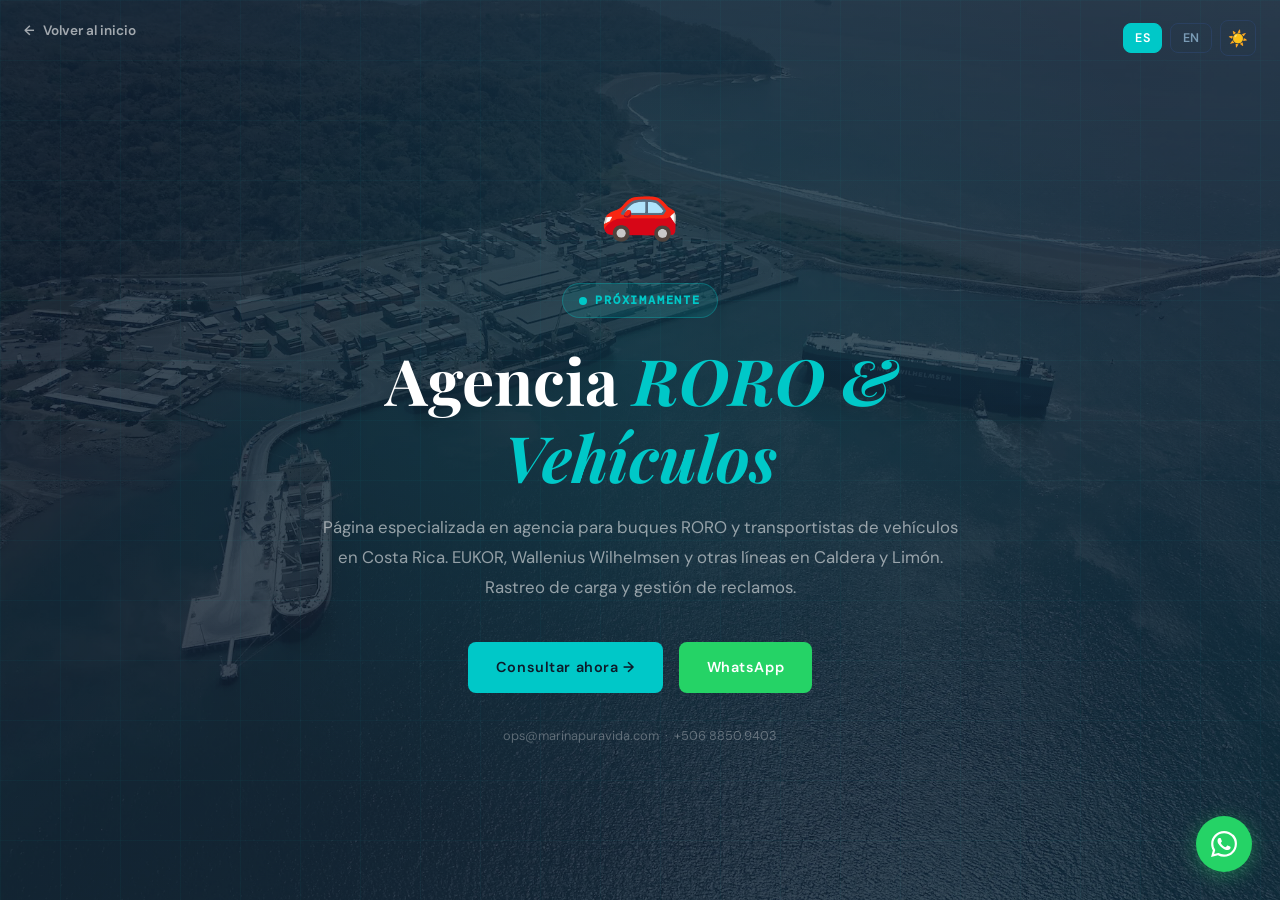
<file: roro.html>
<!DOCTYPE html>
<html lang="es" data-theme="dark" data-lang="es">
<head>
  <meta charset="UTF-8">
  <meta name="viewport" content="width=device-width, initial-scale=1.0">
  <title>Marina Pura Vida — RORO & <em>Vehicle Carrier Agency</em> | Costa Rica</title>
  <meta name="description" content="Dedicated page for RORO vessel and vehicle carrier agency in Costa Rica. EUKOR, Wallenius Wilhelmsen and other lines at Caldera and Limón. Cargo tracking and claims management. Marina Pura Vida, maritime agency Costa Rica.">
  <meta name="keywords" content="roro agent costa rica, vehicle carrier agent caldera, EUKOR agent costa rica, car carrier agency limon, RORO shipping costa rica">
  <link rel="canonical" href="https://marinapuravida.com/roro.html">
  <link rel="stylesheet" href="assets/css/style.css">
  <style>
    .cs-hero {
      min-height: 100vh;
      display: flex;
      align-items: center;
      justify-content: center;
      background: linear-gradient(135deg, var(--navy) 0%, var(--navy-mid) 60%, #0A2535 100%);
      position: relative;
      overflow: hidden;
      text-align: center;
      padding: 2rem;
    }
    .cs-hero::before {
      content: '';
      position: absolute;
      inset: 0;
      background: radial-gradient(ellipse at 50% 40%, rgba(0,200,200,0.1) 0%, transparent 65%);
    }
    .hero-grid {
      position: absolute;
      inset: 0;
      background-image:
        linear-gradient(rgba(0,200,200,0.04) 1px, transparent 1px),
        linear-gradient(90deg, rgba(0,200,200,0.04) 1px, transparent 1px);
      background-size: 60px 60px;
    }
    .cs-content {
      position: relative;
      z-index: 2;
      max-width: 640px;
    }
    .cs-icon {
      font-size: 4rem;
      margin-bottom: 1.5rem;
      display: block;
    }
    .cs-badge {
      display: inline-flex;
      align-items: center;
      gap: 0.5rem;
      background: rgba(0,200,200,0.12);
      border: 1px solid rgba(0,200,200,0.3);
      color: var(--cyan);
      padding: 0.4rem 1rem;
      border-radius: 100px;
      font-size: 0.75rem;
      font-weight: 700;
      letter-spacing: 0.15em;
      text-transform: uppercase;
      font-family: var(--font-mono);
      margin-bottom: 1.5rem;
    }
    .cs-badge::before {
      content: '';
      width: 8px;
      height: 8px;
      border-radius: 50%;
      background: var(--cyan);
      animation: pulse 2s infinite;
    }
    .cs-title { color: #fff; margin-bottom: 1rem; }
    .cs-title em { color: var(--cyan); }
    .cs-desc { color: rgba(255,255,255,0.55); font-size: 1.05rem; line-height: 1.8; margin-bottom: 2.5rem; }
    .cs-ctas { display: flex; gap: 1rem; justify-content: center; flex-wrap: wrap; }
    .cs-back { 
      position: fixed; top: 1.25rem; left: 1.5rem; z-index: 100;
      display: flex; align-items: center; gap: 0.5rem;
      color: rgba(255,255,255,0.6); font-size: 0.85rem; font-weight: 600;
      transition: color 0.2s;
    }
    .cs-back:hover { color: var(--cyan); }
    .cs-nav-controls {
      position: fixed; top: 1.25rem; right: 1.5rem; z-index: 100;
      display: flex; gap: 0.5rem; align-items: center;
    }
  </style>
</head>
<body>
  <a href="index.html" class="cs-back">← <span class="es">Volver al inicio</span><span class="en">Back to home</span></a>
  <div class="cs-nav-controls">
    <button class="nav-btn lang-btn lang-active" data-lang="es">ES</button>
    <button class="nav-btn lang-btn" data-lang="en">EN</button>
    <button class="theme-toggle" id="theme-toggle" aria-label="Toggle theme">☀️</button>
  </div>

  <section class="cs-hero" style="position:relative;">
    <div style="position:absolute;inset:0;overflow:hidden;z-index:0;">
      <img src="assets/img/caldera-roro.webp" alt="" aria-hidden="true"
           style="width:100%;height:100%;object-fit:cover;opacity:0.18;filter:saturate(0.5);">
    </div>
    <div class="hero-grid"></div>
    <div class="cs-content">
      <span class="cs-icon">🚗</span>
      <div class="cs-badge">
        <span class="es">Próximamente</span><span class="en">Coming Soon</span>
      </div>
      <h1 class="cs-title">
        <span class="es">Agencia <em>RORO & Vehículos</em></span>
        <span class="en">RORO & <em>Vehicle Carrier Agency</em></span>
      </h1>
      <p class="cs-desc">
        <span class="es">Página especializada en agencia para buques RORO y transportistas de vehículos en Costa Rica. EUKOR, Wallenius Wilhelmsen y otras líneas en Caldera y Limón. Rastreo de carga y gestión de reclamos.</span>
        <span class="en">Dedicated page for RORO vessel and vehicle carrier agency in Costa Rica. EUKOR, Wallenius Wilhelmsen and other lines at Caldera and Limón. Cargo tracking and claims management.</span>
      </p>
      <div class="cs-ctas">
        <a href="index.html#contact" class="btn btn-primary">
          <span class="es">Consultar ahora →</span><span class="en">Contact us now →</span>
        </a>
        <a href="https://wa.me/50688509403" target="_blank" rel="noopener"
           class="btn" style="background:#25D366;color:#fff">
          <span class="es">WhatsApp</span><span class="en">WhatsApp</span>
        </a>
      </div>
      <p style="margin-top:2rem;color:rgba(255,255,255,0.3);font-size:0.8rem">
        ops@marinapuravida.com &nbsp;·&nbsp; +506 8850.9403
      </p>
    </div>
  </section>

  <a id="wa-float" href="https://wa.me/50688509403" target="_blank" rel="noopener" aria-label="WhatsApp">
    <svg viewBox="0 0 24 24" fill="currentColor" width="26" height="26"><path d="M17.472 14.382c-.297-.149-1.758-.867-2.03-.967-.273-.099-.471-.148-.67.15-.197.297-.767.966-.94 1.164-.173.199-.347.223-.644.075-.297-.15-1.255-.463-2.39-1.475-.883-.788-1.48-1.761-1.653-2.059-.173-.297-.018-.458.13-.606.134-.133.298-.347.446-.52.149-.174.198-.298.298-.497.099-.198.05-.371-.025-.52-.075-.149-.669-1.612-.916-2.207-.242-.579-.487-.5-.669-.51-.173-.008-.371-.01-.57-.01-.198 0-.52.074-.792.372-.272.297-1.04 1.016-1.04 2.479 0 1.462 1.065 2.875 1.213 3.074.149.198 2.096 3.2 5.077 4.487.709.306 1.262.489 1.694.625.712.227 1.36.195 1.871.118.571-.085 1.758-.719 2.006-1.413.248-.694.248-1.289.173-1.413-.074-.124-.272-.198-.57-.347m-5.421 7.403h-.004a9.87 9.87 0 01-5.031-1.378l-.361-.214-3.741.982.998-3.648-.235-.374a9.86 9.86 0 01-1.51-5.26c.001-5.45 4.436-9.884 9.888-9.884 2.64 0 5.122 1.03 6.988 2.898a9.825 9.825 0 012.893 6.994c-.003 5.45-4.437 9.884-9.885 9.884m8.413-18.297A11.815 11.815 0 0012.05 0C5.495 0 .16 5.335.157 11.892c0 2.096.547 4.142 1.588 5.945L.057 24l6.305-1.654a11.882 11.882 0 005.683 1.448h.005c6.554 0 11.89-5.335 11.893-11.893A11.821 11.821 0 0020.885 3.488"/></svg>
  </a>

  <script src="assets/js/main.js"></script>
</body>
</html>
</file>
<file: assets/css/style.css>
/* ============================================================
   MARINA PURA VIDA — Main Stylesheet
   marinapuravida.com
   ============================================================ */

/* --- Google Fonts --- */
@import url('https://fonts.googleapis.com/css2?family=Playfair+Display:ital,wght@0,700;1,400&family=DM+Sans:wght@300;400;500;600&family=DM+Mono:wght@400;500&display=swap');

/* --- CSS Variables --- */
:root {
  /* Brand Colors */
  --cyan:       #00C8C8;
  --cyan-dark:  #009EA0;
  --navy:       #0D1B2A;
  --navy-mid:   #132233;
  --navy-light: #1E3248;
  --gold:       #C8A96E;
  --white:      #F4F8FB;
  --muted:      #7A9BB5;

  /* Light Mode */
  --bg:         #F4F8FB;
  --bg2:        #E8EFF6;
  --surface:    #FFFFFF;
  --text:       #0D1B2A;
  --text2:      #3A5068;
  --border:     #CBD8E5;
  --nav-bg:     rgba(244,248,251,0.95);

  /* Typography */
  --font-display: 'Playfair Display', Georgia, serif;
  --font-body:    'DM Sans', system-ui, sans-serif;
  --font-mono:    'DM Mono', monospace;

  /* Spacing */
  --section-pad: 5rem 0;
  --radius:      8px;
  --radius-lg:   16px;
  --shadow:      0 4px 24px rgba(13,27,42,0.08);
  --shadow-lg:   0 8px 48px rgba(13,27,42,0.14);

  /* Transitions */
  --trans: 0.25s cubic-bezier(0.4,0,0.2,1);
}

[data-theme="dark"] {
  --bg:       #0D1B2A;
  --bg2:      #132233;
  --surface:  #1E3248;
  --text:     #F4F8FB;
  --text2:    #7A9BB5;
  --border:   #2A4060;
  --nav-bg:   rgba(13,27,42,0.97);
  --shadow:   0 4px 24px rgba(0,0,0,0.3);
  --shadow-lg: 0 8px 48px rgba(0,0,0,0.5);
}

/* --- Reset & Base --- */
*, *::before, *::after { box-sizing: border-box; margin: 0; padding: 0; }

html { scroll-behavior: smooth; font-size: 16px; }

body {
  font-family: var(--font-body);
  background: var(--bg);
  color: var(--text);
  line-height: 1.65;
  transition: background var(--trans), color var(--trans);
  overflow-x: hidden;
}

img { display: block; max-width: 100%; height: auto; }
a { color: var(--cyan); text-decoration: none; transition: color var(--trans); }
a:hover { color: var(--cyan-dark); }

/* --- Typography --- */
h1, h2, h3, h4 {
  font-family: var(--font-display);
  line-height: 1.2;
  color: var(--text);
}
h1 { font-size: clamp(2.4rem, 5vw, 4rem); }
h2 { font-size: clamp(1.8rem, 3.5vw, 2.8rem); }
h3 { font-size: clamp(1.2rem, 2.5vw, 1.6rem); }
h4 { font-size: 1.1rem; }

.italic { font-style: italic; }
.cyan { color: var(--cyan); }
.gold { color: var(--gold); }
.muted { color: var(--muted); }
.mono { font-family: var(--font-mono); font-size: 0.85em; }

/* --- Layout --- */
.container {
  max-width: 1200px;
  margin: 0 auto;
  padding: 0 1.5rem;
}
.section { padding: var(--section-pad); }
.section-sm { padding: 3rem 0; }
.grid-2 { display: grid; grid-template-columns: 1fr 1fr; gap: 2rem; }
.grid-3 { display: grid; grid-template-columns: repeat(3,1fr); gap: 1.5rem; }
.grid-4 { display: grid; grid-template-columns: repeat(4,1fr); gap: 1.5rem; }
.flex { display: flex; align-items: center; }
.flex-col { display: flex; flex-direction: column; }
.gap-1 { gap: 0.5rem; }
.gap-2 { gap: 1rem; }
.gap-3 { gap: 1.5rem; }
.text-center { text-align: center; }
.mt-1 { margin-top: 0.5rem; }
.mt-2 { margin-top: 1rem; }
.mt-3 { margin-top: 1.5rem; }
.mt-4 { margin-top: 2rem; }

/* --- Navbar --- */
#navbar {
  position: fixed;
  top: 0; left: 0; right: 0;
  z-index: 1000;
  background: var(--nav-bg);
  backdrop-filter: blur(12px);
  border-bottom: 1px solid var(--border);
  transition: all var(--trans);
}
.nav-inner {
  max-width: 1200px;
  margin: 0 auto;
  padding: 0 1.5rem;
  height: 70px;
  display: flex;
  align-items: center;
  justify-content: space-between;
  gap: 2rem;
}
.nav-logo {
  display: flex;
  align-items: center;
  gap: 0.75rem;
  flex-shrink: 0;
}
.nav-logo img {
  height: 42px;
  width: auto;
}
.nav-logo-text {
  display: flex;
  flex-direction: column;
  line-height: 1.1;
}
.nav-logo-title {
  font-family: var(--font-display);
  font-size: 1rem;
  font-weight: 700;
  color: var(--text);
  letter-spacing: 0.02em;
}
.nav-logo-sub {
  font-size: 0.65rem;
  letter-spacing: 0.1em;
  text-transform: uppercase;
  color: var(--cyan);
}
.nav-links {
  display: flex;
  align-items: center;
  gap: 0.25rem;
  list-style: none;
}
.nav-links a {
  color: var(--text2);
  font-size: 0.85rem;
  font-weight: 500;
  padding: 0.4rem 0.75rem;
  border-radius: var(--radius);
  transition: all var(--trans);
  white-space: nowrap;
}
.nav-links a:hover,
.nav-links a.active {
  color: var(--cyan);
  background: rgba(0,200,200,0.08);
}
.nav-controls {
  display: flex;
  align-items: center;
  gap: 0.5rem;
  flex-shrink: 0;
}
.nav-btn {
  background: none;
  border: 1px solid var(--border);
  color: var(--text2);
  padding: 0.35rem 0.7rem;
  border-radius: var(--radius);
  font-family: var(--font-body);
  font-size: 0.78rem;
  font-weight: 600;
  cursor: pointer;
  transition: all var(--trans);
  letter-spacing: 0.05em;
}
.nav-btn:hover {
  border-color: var(--cyan);
  color: var(--cyan);
}
.nav-btn.lang-active {
  background: var(--cyan);
  color: #fff;
  border-color: var(--cyan);
}
.theme-toggle {
  background: none;
  border: 1px solid var(--border);
  color: var(--text2);
  width: 36px;
  height: 36px;
  border-radius: var(--radius);
  cursor: pointer;
  font-size: 1rem;
  display: flex;
  align-items: center;
  justify-content: center;
  transition: all var(--trans);
}
.theme-toggle:hover {
  border-color: var(--cyan);
  color: var(--cyan);
}
.hamburger {
  display: none;
  background: none;
  border: 1px solid var(--border);
  color: var(--text);
  width: 36px;
  height: 36px;
  border-radius: var(--radius);
  cursor: pointer;
  font-size: 1.2rem;
  align-items: center;
  justify-content: center;
}
#mobile-menu {
  display: none;
  position: fixed;
  top: 70px; left: 0; right: 0;
  background: var(--nav-bg);
  backdrop-filter: blur(12px);
  border-bottom: 1px solid var(--border);
  padding: 1rem 1.5rem;
  z-index: 999;
  flex-direction: column;
  gap: 0.25rem;
}
#mobile-menu.open { display: flex; }
#mobile-menu a {
  color: var(--text);
  padding: 0.75rem;
  border-radius: var(--radius);
  font-weight: 500;
  transition: all var(--trans);
}
#mobile-menu a:hover {
  background: rgba(0,200,200,0.08);
  color: var(--cyan);
}

/* --- Hero --- */
.hero {
  min-height: 100vh;
  display: flex;
  align-items: center;
  position: relative;
  overflow: hidden;
  padding-top: 70px;
}
.hero-bg {
  position: absolute;
  inset: 0;
  background: linear-gradient(135deg, var(--navy) 0%, var(--navy-mid) 50%, #0A2535 100%);
  z-index: 0;
}
.hero-bg::after {
  content: '';
  position: absolute;
  inset: 0;
  background: radial-gradient(ellipse at 70% 50%, rgba(0,200,200,0.12) 0%, transparent 60%);
}
.hero-grid {
  position: absolute;
  inset: 0;
  background-image: 
    linear-gradient(rgba(0,200,200,0.04) 1px, transparent 1px),
    linear-gradient(90deg, rgba(0,200,200,0.04) 1px, transparent 1px);
  background-size: 60px 60px;
  z-index: 1;
}
.hero-content {
  position: relative;
  z-index: 2;
  max-width: 1200px;
  margin: 0 auto;
  padding: 0 1.5rem;
  display: grid;
  grid-template-columns: 1fr 1fr;
  gap: 4rem;
  align-items: center;
}
.hero-eyebrow {
  font-family: var(--font-mono);
  font-size: 0.78rem;
  letter-spacing: 0.2em;
  text-transform: uppercase;
  color: var(--cyan);
  margin-bottom: 1.25rem;
  display: flex;
  align-items: center;
  gap: 0.75rem;
}
.hero-eyebrow::before {
  content: '';
  display: block;
  width: 32px;
  height: 1px;
  background: var(--cyan);
}
.hero h1 { color: #fff; margin-bottom: 1.5rem; }
.hero h1 em {
  font-style: italic;
  color: var(--cyan);
}
.hero-desc {
  color: rgba(255,255,255,0.65);
  font-size: 1.05rem;
  max-width: 480px;
  margin-bottom: 2.5rem;
  line-height: 1.75;
}
.hero-ports {
  display: flex;
  gap: 0.75rem;
  flex-wrap: wrap;
  margin-bottom: 2.5rem;
}
.port-tag {
  background: rgba(0,200,200,0.1);
  border: 1px solid rgba(0,200,200,0.3);
  color: var(--cyan);
  padding: 0.3rem 0.85rem;
  border-radius: 100px;
  font-size: 0.78rem;
  font-weight: 600;
  letter-spacing: 0.08em;
  text-transform: uppercase;
}
.port-tag-link {
  text-decoration: none;
  transition: background .18s, border-color .18s, transform .15s;
  cursor: pointer;
}
.port-tag-link:hover {
  background: rgba(0,200,200,0.22);
  border-color: rgba(0,200,200,0.65);
  transform: translateY(-1px);
}
.port-tag-recope:hover {
  background: rgba(200,169,110,0.15);
  border-color: rgba(200,169,110,0.5);
  color: var(--gold);
}
.port-tag-link {
  text-decoration: none;
  transition: background .18s, border-color .18s, transform .15s;
  cursor: pointer;
}
.port-tag-link:hover {
  background: rgba(0,200,200,0.2);
  border-color: rgba(0,200,200,0.6);
  transform: translateY(-1px);
}
.port-tag-recope:hover {
  background: rgba(200,169,110,0.15);
  border-color: rgba(200,169,110,0.5);
  color: var(--gold);
}
.hero-ctas {
  display: flex;
  gap: 1rem;
  flex-wrap: wrap;
}
.hero-stats {
  display: grid;
  grid-template-columns: 1fr 1fr;
  gap: 1rem;
}
.stat-card {
  background: rgba(255,255,255,0.05);
  border: 1px solid rgba(255,255,255,0.1);
  border-radius: var(--radius-lg);
  padding: 1.5rem;
  transition: all var(--trans);
}
.stat-card:hover {
  background: rgba(0,200,200,0.08);
  border-color: rgba(0,200,200,0.3);
  transform: translateY(-2px);
}
.stat-number {
  font-family: var(--font-display);
  font-size: 2.5rem;
  font-weight: 700;
  color: var(--cyan);
  line-height: 1;
}
.stat-label {
  font-size: 0.78rem;
  letter-spacing: 0.1em;
  text-transform: uppercase;
  color: rgba(255,255,255,0.5);
  margin-top: 0.4rem;
}

/* --- Buttons --- */
.btn {
  display: inline-flex;
  align-items: center;
  gap: 0.5rem;
  padding: 0.85rem 1.75rem;
  border-radius: var(--radius);
  font-family: var(--font-body);
  font-weight: 600;
  font-size: 0.9rem;
  letter-spacing: 0.04em;
  cursor: pointer;
  transition: all var(--trans);
  border: none;
  text-decoration: none;
}
.btn-primary {
  background: var(--cyan);
  color: var(--navy);
}
.btn-primary:hover {
  background: var(--cyan-dark);
  color: var(--navy);
  transform: translateY(-1px);
  box-shadow: 0 8px 24px rgba(0,200,200,0.3);
}
.btn-outline {
  background: transparent;
  border: 1.5px solid rgba(255,255,255,0.3);
  color: #fff;
}
.btn-outline:hover {
  border-color: var(--cyan);
  color: var(--cyan);
  transform: translateY(-1px);
}
.btn-outline-dark {
  background: transparent;
  border: 1.5px solid var(--border);
  color: var(--text);
}
.btn-outline-dark:hover {
  border-color: var(--cyan);
  color: var(--cyan);
}
.btn-sm { padding: 0.5rem 1rem; font-size: 0.82rem; }

/* --- Section Headers --- */
.section-label {
  font-family: var(--font-mono);
  font-size: 0.75rem;
  letter-spacing: 0.2em;
  text-transform: uppercase;
  color: var(--cyan);
  margin-bottom: 0.75rem;
  display: flex;
  align-items: center;
  gap: 0.75rem;
}
.section-label::before {
  content: '';
  display: block;
  width: 24px;
  height: 1px;
  background: var(--cyan);
}
.section-title { margin-bottom: 1rem; }
.section-desc { color: var(--text2); max-width: 600px; line-height: 1.75; }

/* --- Cards --- */
.card {
  background: var(--surface);
  border: 1px solid var(--border);
  border-radius: var(--radius-lg);
  padding: 1.75rem;
  transition: all var(--trans);
}
.card:hover {
  box-shadow: var(--shadow-lg);
  transform: translateY(-3px);
  border-color: rgba(0,200,200,0.3);
}
.card-icon {
  font-size: 1.75rem;
  margin-bottom: 1rem;
}
.card-number {
  font-family: var(--font-mono);
  font-size: 0.7rem;
  letter-spacing: 0.15em;
  color: var(--cyan);
  margin-bottom: 0.75rem;
}
.card h4 { margin-bottom: 0.5rem; }
.card p { font-size: 0.9rem; color: var(--text2); line-height: 1.65; }

/* --- About Section --- */
.about-section { background: var(--bg2); }
.about-grid {
  display: grid;
  grid-template-columns: 1fr 1.2fr;
  gap: 5rem;
  align-items: center;
}
.about-image-wrap {
  position: relative;
}
.about-image {
  width: 100%;
  border-radius: var(--radius-lg);
  aspect-ratio: 4/3;
  object-fit: cover;
  background: var(--navy-light);
}
.about-badge {
  position: absolute;
  bottom: -1.5rem;
  right: -1.5rem;
  background: var(--cyan);
  color: var(--navy);
  padding: 1.25rem 1.5rem;
  border-radius: var(--radius-lg);
  text-align: center;
  box-shadow: var(--shadow-lg);
}
.about-badge-num {
  font-family: var(--font-display);
  font-size: 2rem;
  font-weight: 700;
  line-height: 1;
}
.about-badge-txt {
  font-size: 0.7rem;
  font-weight: 700;
  letter-spacing: 0.1em;
  text-transform: uppercase;
  opacity: 0.8;
}
.about-quote {
  border-left: 3px solid var(--cyan);
  padding-left: 1.25rem;
  margin: 1.5rem 0;
  font-family: var(--font-display);
  font-style: italic;
  font-size: 1.1rem;
  color: var(--text2);
}
.stats-row {
  display: flex;
  gap: 2rem;
  margin-top: 2rem;
  padding-top: 2rem;
  border-top: 1px solid var(--border);
}
.stat-item { text-align: center; }
.stat-item .num {
  font-family: var(--font-display);
  font-size: 2rem;
  font-weight: 700;
  color: var(--cyan);
  line-height: 1;
}
.stat-item .lbl {
  font-size: 0.72rem;
  text-transform: uppercase;
  letter-spacing: 0.1em;
  color: var(--muted);
  margin-top: 0.3rem;
}

/* --- Map Section --- */
.map-section { background: var(--bg); }
#map {
  height: 520px;
  border-radius: var(--radius-lg);
  border: 1px solid var(--border);
  overflow: hidden;
  box-shadow: var(--shadow-lg);
}
.leaflet-popup-content-wrapper {
  border-radius: var(--radius) !important;
  box-shadow: var(--shadow-lg) !important;
  border: 1px solid var(--border) !important;
  background: var(--surface) !important;
  color: var(--text) !important;
  font-family: var(--font-body) !important;
  min-width: 280px;
}
.leaflet-popup-tip { background: var(--surface) !important; }
.popup-header {
  background: var(--navy);
  margin: -12px -12px 12px;
  padding: 12px 16px;
  border-radius: 6px 6px 0 0;
  display: flex;
  justify-content: space-between;
  align-items: center;
}
.popup-port-name { color: #fff; font-weight: 700; font-size: 1rem; }
.popup-region { color: var(--cyan); font-size: 0.75rem; }
.popup-row {
  display: flex;
  justify-content: space-between;
  padding: 0.35rem 0;
  border-bottom: 1px solid var(--border);
  font-size: 0.85rem;
}
.popup-row:last-child { border: none; }
.popup-key { color: var(--muted); font-weight: 500; }
.popup-val { color: var(--text); font-weight: 600; font-family: var(--font-mono); font-size: 0.82rem; }
.popup-services { margin-top: 0.75rem; }
.popup-services-title { font-size: 0.72rem; text-transform: uppercase; letter-spacing: 0.1em; color: var(--muted); margin-bottom: 0.4rem; }
.popup-tags { display: flex; flex-wrap: wrap; gap: 0.3rem; }
.popup-tag {
  background: rgba(0,200,200,0.1);
  border: 1px solid rgba(0,200,200,0.25);
  color: var(--cyan);
  padding: 0.15rem 0.5rem;
  border-radius: 100px;
  font-size: 0.72rem;
  font-weight: 600;
}
.popup-cta {
  display: block;
  margin-top: 1rem;
  background: var(--cyan);
  color: var(--navy);
  text-align: center;
  padding: 0.5rem;
  border-radius: var(--radius);
  font-weight: 700;
  font-size: 0.85rem;
  transition: all var(--trans);
}
.popup-cta:hover { background: var(--cyan-dark); color: var(--navy); }

/* --- Weather / Tides Widgets --- */
.widgets-section { background: var(--bg2); }
.widget-grid {
  display: grid;
  grid-template-columns: repeat(3, 1fr);
  gap: 1.5rem;
  margin-top: 2rem;
}
.weather-card {
  background: var(--surface);
  border: 1px solid var(--border);
  border-radius: var(--radius-lg);
  padding: 1.5rem;
  transition: all var(--trans);
}
.weather-card:hover { box-shadow: var(--shadow); border-color: rgba(0,200,200,0.3); }
.weather-port-name {
  font-family: var(--font-mono);
  font-size: 0.72rem;
  letter-spacing: 0.15em;
  text-transform: uppercase;
  color: var(--cyan);
  margin-bottom: 0.75rem;
}
.weather-main {
  display: flex;
  align-items: center;
  gap: 1rem;
  margin-bottom: 1rem;
}
.weather-icon { font-size: 2.5rem; }
.weather-temp {
  font-family: var(--font-display);
  font-size: 2.2rem;
  font-weight: 700;
  color: var(--text);
  line-height: 1;
}
.weather-desc { font-size: 0.85rem; color: var(--text2); margin-top: 0.2rem; }
.weather-detail-row {
  display: grid;
  grid-template-columns: repeat(3,1fr);
  gap: 0.5rem;
}
.weather-detail {
  text-align: center;
  padding: 0.5rem;
  background: var(--bg2);
  border-radius: var(--radius);
}
.weather-detail-val {
  font-family: var(--font-mono);
  font-size: 0.88rem;
  font-weight: 500;
  color: var(--text);
}
.weather-detail-key {
  font-size: 0.68rem;
  color: var(--muted);
  text-transform: uppercase;
  letter-spacing: 0.08em;
  margin-top: 0.15rem;
}
.tide-card {
  background: var(--surface);
  border: 1px solid var(--border);
  border-radius: var(--radius-lg);
  padding: 1.5rem;
  grid-column: span 3;
}
.tide-header {
  display: flex;
  align-items: center;
  justify-content: space-between;
  margin-bottom: 1rem;
  flex-wrap: wrap;
  gap: 1rem;
}
.tide-selector {
  display: flex;
  gap: 0.5rem;
}
.tide-btn {
  background: var(--bg2);
  border: 1px solid var(--border);
  color: var(--text2);
  padding: 0.35rem 0.9rem;
  border-radius: var(--radius);
  font-size: 0.82rem;
  font-weight: 600;
  cursor: pointer;
  transition: all var(--trans);
}
.tide-btn.active {
  background: var(--cyan);
  color: var(--navy);
  border-color: var(--cyan);
}
.tide-predictions {
  display: grid;
  grid-template-columns: repeat(4,1fr);
  gap: 1rem;
  margin-top: 1rem;
}
.tide-item {
  text-align: center;
  padding: 1rem;
  background: var(--bg2);
  border-radius: var(--radius);
  border: 1px solid var(--border);
}
.tide-time {
  font-family: var(--font-mono);
  font-size: 0.88rem;
  color: var(--muted);
}
.tide-height {
  font-family: var(--font-display);
  font-size: 1.6rem;
  font-weight: 700;
  color: var(--cyan);
  line-height: 1;
  margin: 0.3rem 0;
}
.tide-type {
  font-size: 0.72rem;
  font-weight: 700;
  text-transform: uppercase;
  letter-spacing: 0.1em;
}
.tide-high { color: #4ECDC4; }
.tide-low { color: var(--gold); }

/* --- MarineTraffic Section --- */
.vessel-section { background: var(--bg); }
.vessel-frame-wrap {
  border-radius: var(--radius-lg);
  overflow: hidden;
  border: 1px solid var(--border);
  box-shadow: var(--shadow-lg);
  margin-top: 2rem;
}
.vessel-frame-wrap iframe {
  display: block;
  width: 100%;
  height: 480px;
  border: none;
}

/* --- Services Section --- */
.services-section { background: var(--bg2); }
.services-tabs {
  display: flex;
  gap: 0.5rem;
  margin-bottom: 2.5rem;
  flex-wrap: wrap;
}
.tab-btn {
  background: var(--surface);
  border: 1px solid var(--border);
  color: var(--text2);
  padding: 0.6rem 1.25rem;
  border-radius: var(--radius);
  font-size: 0.85rem;
  font-weight: 600;
  cursor: pointer;
  transition: all var(--trans);
}
.tab-btn.active, .tab-btn:hover {
  background: var(--cyan);
  color: var(--navy);
  border-color: var(--cyan);
}
.tab-panel { display: none; }
.tab-panel.active { display: block; }

/* --- Tracking Section --- */
.tracking-section { background: var(--navy); }
.tracking-section .section-label { color: var(--cyan); }
.tracking-section h2 { color: #fff; }
.tracking-section .section-desc { color: rgba(255,255,255,0.6); }
.tracking-form {
  background: rgba(255,255,255,0.05);
  border: 1px solid rgba(255,255,255,0.12);
  border-radius: var(--radius-lg);
  padding: 2rem;
  max-width: 620px;
  margin-top: 2rem;
}
.track-tabs {
  display: flex;
  gap: 0.5rem;
  margin-bottom: 1.5rem;
}
.track-tab {
  flex: 1;
  text-align: center;
  padding: 0.65rem;
  border: 1px solid rgba(255,255,255,0.15);
  border-radius: var(--radius);
  font-size: 0.88rem;
  font-weight: 600;
  cursor: pointer;
  transition: all var(--trans);
  color: rgba(255,255,255,0.5);
  background: none;
}
.track-tab.active {
  background: var(--cyan);
  border-color: var(--cyan);
  color: var(--navy);
}
.tracking-input-row {
  display: flex;
  gap: 0.75rem;
}
.tracking-input {
  flex: 1;
  background: rgba(255,255,255,0.06);
  border: 1px solid rgba(255,255,255,0.15);
  color: #fff;
  padding: 0.85rem 1rem;
  border-radius: var(--radius);
  font-family: var(--font-mono);
  font-size: 0.95rem;
  letter-spacing: 0.05em;
  text-transform: uppercase;
  transition: all var(--trans);
}
.tracking-input::placeholder { color: rgba(255,255,255,0.3); text-transform: none; }
.tracking-input:focus {
  outline: none;
  border-color: var(--cyan);
  background: rgba(0,200,200,0.05);
}
.tracking-note {
  margin-top: 1rem;
  font-size: 0.8rem;
  color: rgba(255,255,255,0.4);
  line-height: 1.6;
}
.tracking-note a { color: var(--cyan); }

/* --- News Section --- */
.news-section { background: var(--bg); }
.news-grid {
  display: grid;
  grid-template-columns: repeat(3,1fr);
  gap: 1.5rem;
  margin-top: 2rem;
}
.news-card {
  background: var(--surface);
  border: 1px solid var(--border);
  border-radius: var(--radius-lg);
  overflow: hidden;
  transition: all var(--trans);
}
.news-card:hover {
  box-shadow: var(--shadow-lg);
  transform: translateY(-3px);
}
.news-card-head {
  padding: 1.25rem 1.25rem 0;
  display: flex;
  align-items: center;
  gap: 0.75rem;
}
.news-status {
  width: 10px;
  height: 10px;
  border-radius: 50%;
  flex-shrink: 0;
}
.status-normal { background: #22C55E; }
.status-alerta { background: #F59E0B; animation: pulse 2s infinite; }
.status-info    { background: var(--cyan); }
@keyframes pulse {
  0%, 100% { opacity: 1; }
  50% { opacity: 0.4; }
}
.news-puerto {
  font-family: var(--font-mono);
  font-size: 0.72rem;
  letter-spacing: 0.12em;
  text-transform: uppercase;
  color: var(--cyan);
}
.news-fecha {
  margin-left: auto;
  font-size: 0.72rem;
  color: var(--muted);
}
.news-card-body { padding: 1rem 1.25rem 1.25rem; }
.news-card-body h4 { margin-bottom: 0.5rem; font-size: 0.95rem; }
.news-card-body p { font-size: 0.85rem; color: var(--text2); }

/* --- Partners Section --- */
.partners-section { background: var(--bg2); }
.partners-grid {
  display: grid;
  grid-template-columns: repeat(3,1fr);
  gap: 1rem;
  margin-top: 2rem;
}
.partner-card {
  background: var(--surface);
  border: 1px solid var(--border);
  border-radius: var(--radius-lg);
  padding: 1.5rem;
  transition: all var(--trans);
}
.partner-card:hover {
  border-color: rgba(0,200,200,0.4);
  box-shadow: var(--shadow);
}
.partner-name {
  font-family: var(--font-mono);
  font-size: 0.75rem;
  font-weight: 500;
  letter-spacing: 0.15em;
  text-transform: uppercase;
  color: var(--cyan);
  margin-bottom: 0.5rem;
}
.partner-desc { font-size: 0.88rem; color: var(--text2); line-height: 1.6; }

/* --- Contact Section --- */
.contact-section { background: var(--bg); }
.contact-grid {
  display: grid;
  grid-template-columns: 1fr 1.3fr;
  gap: 4rem;
  align-items: start;
}
.contact-info-item {
  display: flex;
  align-items: flex-start;
  gap: 1rem;
  margin-bottom: 1.5rem;
}
.contact-icon {
  width: 44px;
  height: 44px;
  background: rgba(0,200,200,0.1);
  border: 1px solid rgba(0,200,200,0.2);
  border-radius: var(--radius);
  display: flex;
  align-items: center;
  justify-content: center;
  font-size: 1.1rem;
  flex-shrink: 0;
}
.contact-info-label { font-size: 0.72rem; text-transform: uppercase; letter-spacing: 0.1em; color: var(--muted); }
.contact-info-value { font-weight: 600; color: var(--text); margin-top: 0.2rem; }
.contact-form { background: var(--surface); border: 1px solid var(--border); border-radius: var(--radius-lg); padding: 2rem; }
.form-row { display: grid; grid-template-columns: 1fr 1fr; gap: 1rem; }
.form-group { margin-bottom: 1.25rem; }
.form-group label {
  display: block;
  font-size: 0.82rem;
  font-weight: 600;
  letter-spacing: 0.04em;
  color: var(--text2);
  margin-bottom: 0.45rem;
}
.form-group input,
.form-group select,
.form-group textarea {
  width: 100%;
  background: var(--bg);
  border: 1px solid var(--border);
  color: var(--text);
  padding: 0.75rem 1rem;
  border-radius: var(--radius);
  font-family: var(--font-body);
  font-size: 0.9rem;
  transition: all var(--trans);
}
.form-group input:focus,
.form-group select:focus,
.form-group textarea:focus {
  outline: none;
  border-color: var(--cyan);
  box-shadow: 0 0 0 3px rgba(0,200,200,0.1);
}
.form-group textarea { resize: vertical; min-height: 120px; }
.form-group select option { background: var(--surface); }

/* --- Footer --- */
footer {
  background: var(--navy);
  color: rgba(255,255,255,0.55);
  padding: 4rem 0 2rem;
}
.footer-grid {
  display: grid;
  grid-template-columns: 1.5fr 1fr 1fr 1fr;
  gap: 3rem;
  margin-bottom: 3rem;
}
.footer-brand p {
  font-size: 0.88rem;
  line-height: 1.7;
  margin-top: 1rem;
  max-width: 260px;
}
.footer-logo {
  display: flex;
  align-items: center;
  gap: 0.75rem;
}
.footer-logo img { height: 36px; filter: brightness(0) invert(1); opacity: 0.9; }
.footer-logo-text .name { color: #fff; font-family: var(--font-display); font-weight: 700; font-size: 0.95rem; }
.footer-logo-text .sub { color: var(--cyan); font-size: 0.62rem; letter-spacing: 0.1em; text-transform: uppercase; }
.footer-col h5 {
  color: #fff;
  font-size: 0.82rem;
  letter-spacing: 0.1em;
  text-transform: uppercase;
  margin-bottom: 1.25rem;
  font-family: var(--font-mono);
}
.footer-col ul { list-style: none; }
.footer-col ul li { margin-bottom: 0.6rem; }
.footer-col ul a {
  color: rgba(255,255,255,0.5);
  font-size: 0.88rem;
  transition: color var(--trans);
}
.footer-col ul a:hover { color: var(--cyan); }
.footer-bottom {
  border-top: 1px solid rgba(255,255,255,0.08);
  padding-top: 1.5rem;
  display: flex;
  justify-content: space-between;
  align-items: center;
  flex-wrap: wrap;
  gap: 1rem;
  font-size: 0.8rem;
}
.footer-cert {
  display: flex;
  gap: 1rem;
  align-items: center;
}
.cert-badge {
  background: rgba(0,200,200,0.1);
  border: 1px solid rgba(0,200,200,0.2);
  color: var(--cyan);
  padding: 0.25rem 0.65rem;
  border-radius: 100px;
  font-size: 0.7rem;
  font-weight: 600;
  letter-spacing: 0.08em;
}

/* --- WhatsApp Float --- */
#wa-float {
  position: fixed;
  bottom: 1.75rem;
  right: 1.75rem;
  z-index: 999;
  background: #25D366;
  color: #fff;
  width: 56px;
  height: 56px;
  border-radius: 50%;
  display: flex;
  align-items: center;
  justify-content: center;
  font-size: 1.5rem;
  box-shadow: 0 4px 20px rgba(37,211,102,0.4);
  transition: all var(--trans);
  text-decoration: none;
}
#wa-float:hover {
  transform: scale(1.1);
  box-shadow: 0 6px 28px rgba(37,211,102,0.5);
  color: #fff;
}

/* --- Animations --- */
.fade-up {
  opacity: 0;
  transform: translateY(24px);
  transition: opacity 0.6s ease, transform 0.6s ease;
}
.fade-up.visible {
  opacity: 1;
  transform: none;
}
.delay-1 { transition-delay: 0.1s; }
.delay-2 { transition-delay: 0.2s; }
.delay-3 { transition-delay: 0.3s; }
.delay-4 { transition-delay: 0.4s; }

/* --- Divider --- */
.divider {
  height: 1px;
  background: linear-gradient(90deg, transparent, var(--border), transparent);
  margin: 0;
}

/* --- Responsive --- */
@media (max-width: 1024px) {
  .grid-4 { grid-template-columns: repeat(2,1fr); }
  .hero-content { gap: 2.5rem; }
  .about-grid { gap: 3rem; }
  .footer-grid { grid-template-columns: 1fr 1fr; }
}

@media (max-width: 768px) {
  :root { --section-pad: 3.5rem 0; }
  .nav-links { display: none; }
  .hamburger { display: flex; }
  .hero-content { grid-template-columns: 1fr; }
  .hero-stats { display: none; }
  .grid-2, .grid-3, .about-grid, .contact-grid { grid-template-columns: 1fr; }
  .widget-grid { grid-template-columns: 1fr; }
  .tide-card { grid-column: auto; }
  .tide-predictions { grid-template-columns: repeat(2,1fr); }
  .news-grid { grid-template-columns: 1fr; }
  .partners-grid { grid-template-columns: 1fr 1fr; }
  .footer-grid { grid-template-columns: 1fr; gap: 2rem; }
  .form-row { grid-template-columns: 1fr; }
  .about-badge { display: none; }
  .stats-row { gap: 1rem; }
  #map { height: 380px; }
  .vessel-frame-wrap iframe { height: 320px; }
}

@media (max-width: 480px) {
  .partners-grid { grid-template-columns: 1fr; }
  .hero-ctas { flex-direction: column; }
  .btn { width: 100%; justify-content: center; }
  .tracking-input-row { flex-direction: column; }
}

/* ── Bilingual System ─────────────────────────────────────── */
.es, .en { display: none; }
html[data-lang="es"] .es { display: inline; }
html[data-lang="en"] .en { display: inline; }
html[data-lang="es"] .es-block { display: block; }
html[data-lang="en"] .en-block { display: block; }
.es-block, .en-block { display: none; }

/* ── Logo ───────────────────────────────────────────────────── */
.nav-logo img,
.footer-logo img {
  transition: opacity 0.3s ease;
  display: block;
}

/* Two logo files: logo-dark.png (dark bg) and logo-light.png (white bg) */
/* JS swaps the src attribute on theme change */

[data-theme="light"] .nav-logo img,
[data-theme="light"] .footer-logo img {
  border-radius: 10px;
}

[data-theme="dark"] .nav-logo img,
[data-theme="dark"] .footer-logo img {
  border-radius: 0;
}

/* ── Port Flip Cards ─────────────────────────────────────── */
.port-flip-wrap {
  perspective: 1200px;
  cursor: pointer;
  height: 140px;
}
.port-flip-inner {
  position: relative;
  width: 100%;
  height: 100%;
  transform-style: preserve-3d;
  transition: transform 0.6s cubic-bezier(0.4, 0, 0.2, 1);
}
.port-flip-wrap.flipped .port-flip-inner {
  transform: rotateY(180deg);
}
.port-flip-front,
.port-flip-back {
  position: absolute;
  top: 0; left: 0; right: 0; bottom: 0;
  width: 100%;
  height: 100%;
  -webkit-backface-visibility: hidden;
  backface-visibility: hidden;
  border-radius: var(--radius-lg);
  overflow: hidden;
}
.port-flip-front {
  display: flex;
  flex-direction: column;
  align-items: center;
  justify-content: center;
  gap: 0.25rem;
  padding: 1rem;
}
.port-flip-back {
  transform: rotateY(180deg);
  background-size: cover;
  background-position: center;
  background-color: var(--navy);
}
.port-flip-no-photo {
  background: linear-gradient(135deg, var(--navy) 0%, #0d2a40 100%);
  border: 1px solid rgba(0,200,200,0.2);
}
.port-flip-overlay {
  position: absolute;
  inset: 0;
  background: linear-gradient(to top, rgba(8,24,38,0.92) 0%, rgba(8,24,38,0.45) 55%, rgba(8,24,38,0.1) 100%);
  display: flex;
  flex-direction: column;
  justify-content: flex-end;
  padding: 0.875rem;
}
.port-flip-name {
  font-family: var(--font-mono);
  font-size: 0.78rem;
  font-weight: 600;
  color: var(--cyan);
  letter-spacing: 0.12em;
  margin-bottom: 0.2rem;
}
.port-flip-sub {
  font-size: 0.72rem;
  color: rgba(255,255,255,0.8);
  line-height: 1.4;
}
.port-flip-soon {
  font-size: 0.68rem;
  color: rgba(0,200,200,0.6);
  margin-top: 0.25rem;
  font-style: italic;
}

/* ── Testimonials ────────────────────────────────────────── */
.testimonial-card {
  background: var(--navy);
  border: 1px solid rgba(255,255,255,0.08);
  border-radius: var(--radius-lg);
  padding: 1.75rem 1.5rem 1.5rem;
  display: flex;
  flex-direction: column;
  gap: 1rem;
  position: relative;
  transition: border-color var(--trans), transform var(--trans);
}
.testimonial-card:hover {
  border-color: rgba(0,200,200,0.25);
  transform: translateY(-3px);
}
.testimonial-featured {
  border-color: rgba(0,200,200,0.3);
  background: linear-gradient(135deg, var(--navy) 0%, #0a2535 100%);
}
.testimonial-featured:hover {
  border-color: rgba(0,200,200,0.5);
}
.testimonial-quote {
  font-size: 3.5rem;
  line-height: 1;
  color: var(--cyan);
  opacity: 0.35;
  font-family: Georgia, serif;
  position: absolute;
  top: 1rem;
  left: 1.5rem;
  pointer-events: none;
}
.testimonial-text {
  font-size: 0.88rem;
  color: var(--text2);
  line-height: 1.75;
  margin-top: 1.25rem;
  flex: 1;
}
.testimonial-footer {
  display: flex;
  align-items: center;
  gap: 0.875rem;
  padding-top: 1rem;
  border-top: 1px solid rgba(255,255,255,0.07);
}
.testimonial-avatar {
  width: 38px;
  height: 38px;
  border-radius: 50%;
  background: rgba(0,200,200,0.12);
  border: 1px solid rgba(0,200,200,0.3);
  display: flex;
  align-items: center;
  justify-content: center;
  font-family: var(--font-mono);
  font-size: 0.72rem;
  font-weight: 600;
  color: var(--cyan);
  flex-shrink: 0;
}
.testimonial-name {
  font-size: 0.85rem;
  font-weight: 600;
  color: var(--text);
}
.testimonial-role {
  font-size: 0.72rem;
  color: var(--muted);
  margin-top: 1px;
}
.testimonial-flag {
  margin-left: auto;
  font-size: 1.25rem;
  flex-shrink: 0;
}
@media (max-width: 768px) {
  #testimonials-grid {
    grid-template-columns: 1fr;
  }
}
</file>
